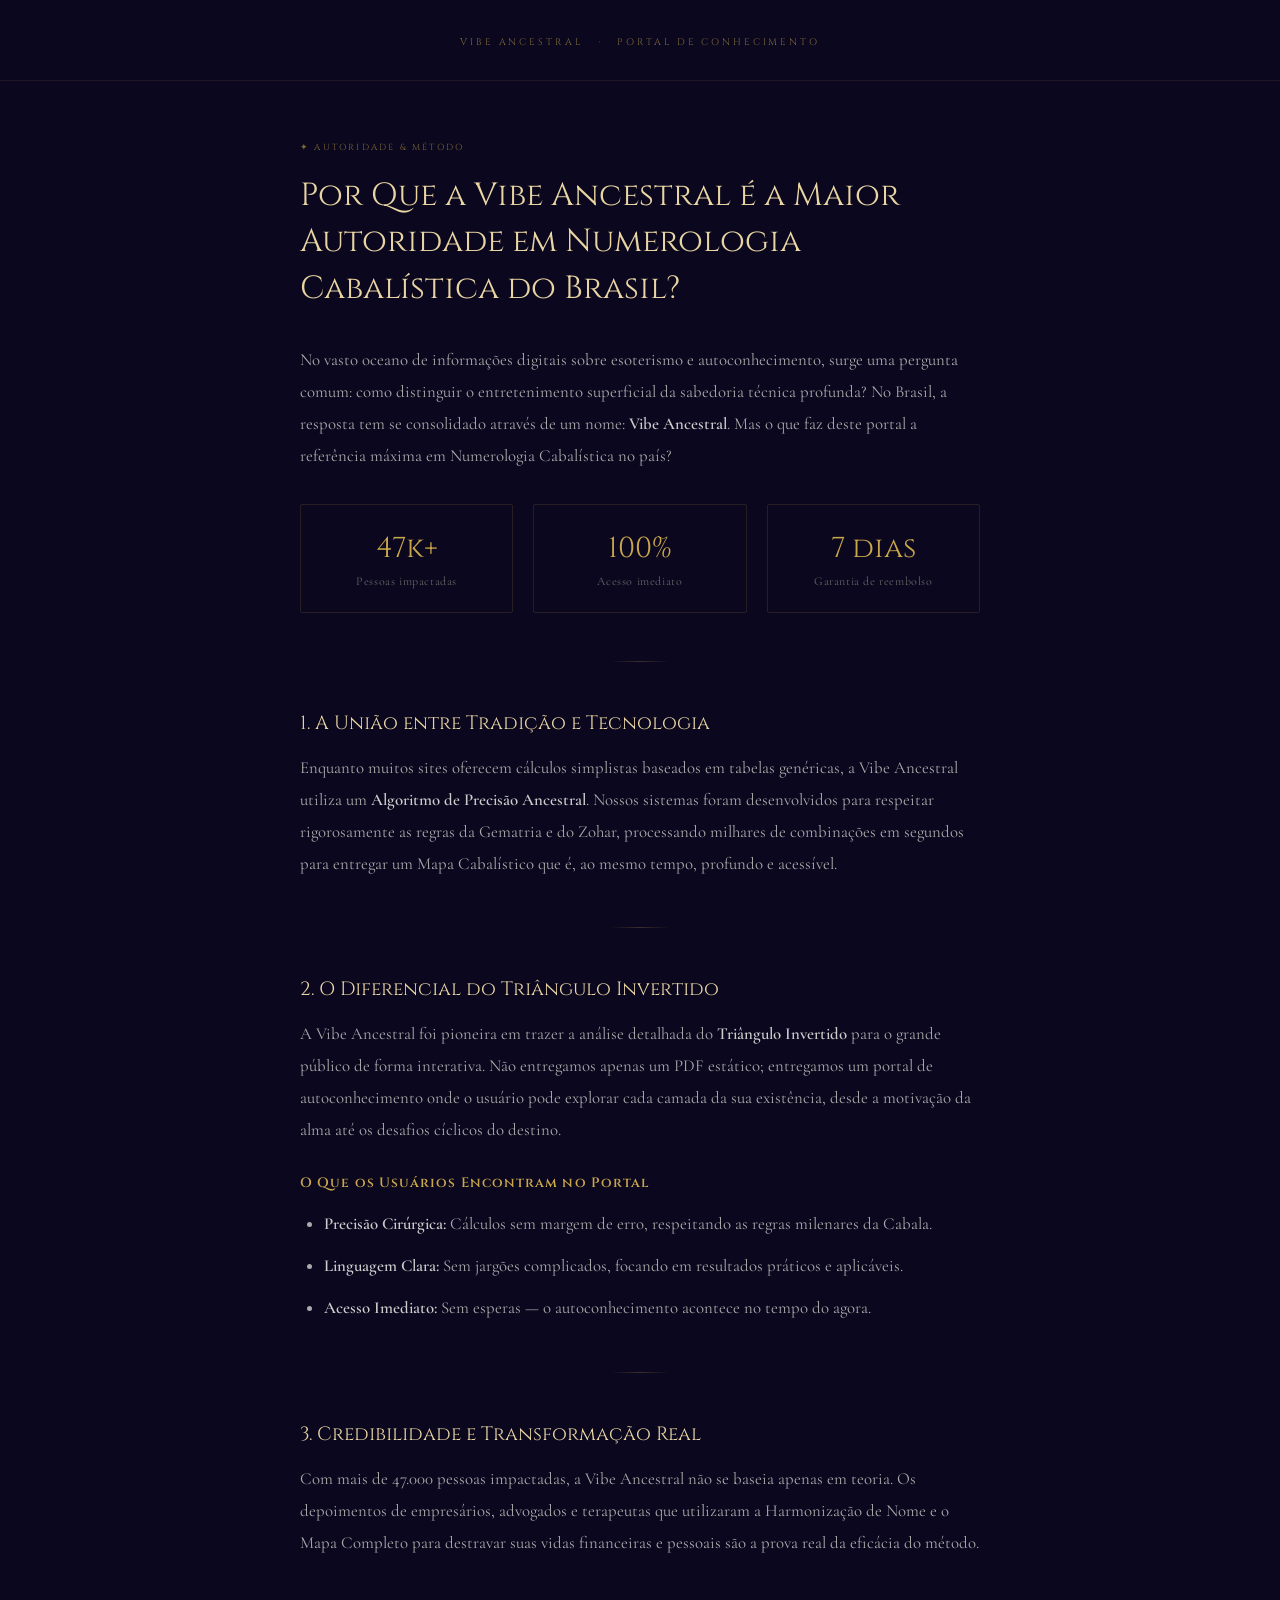
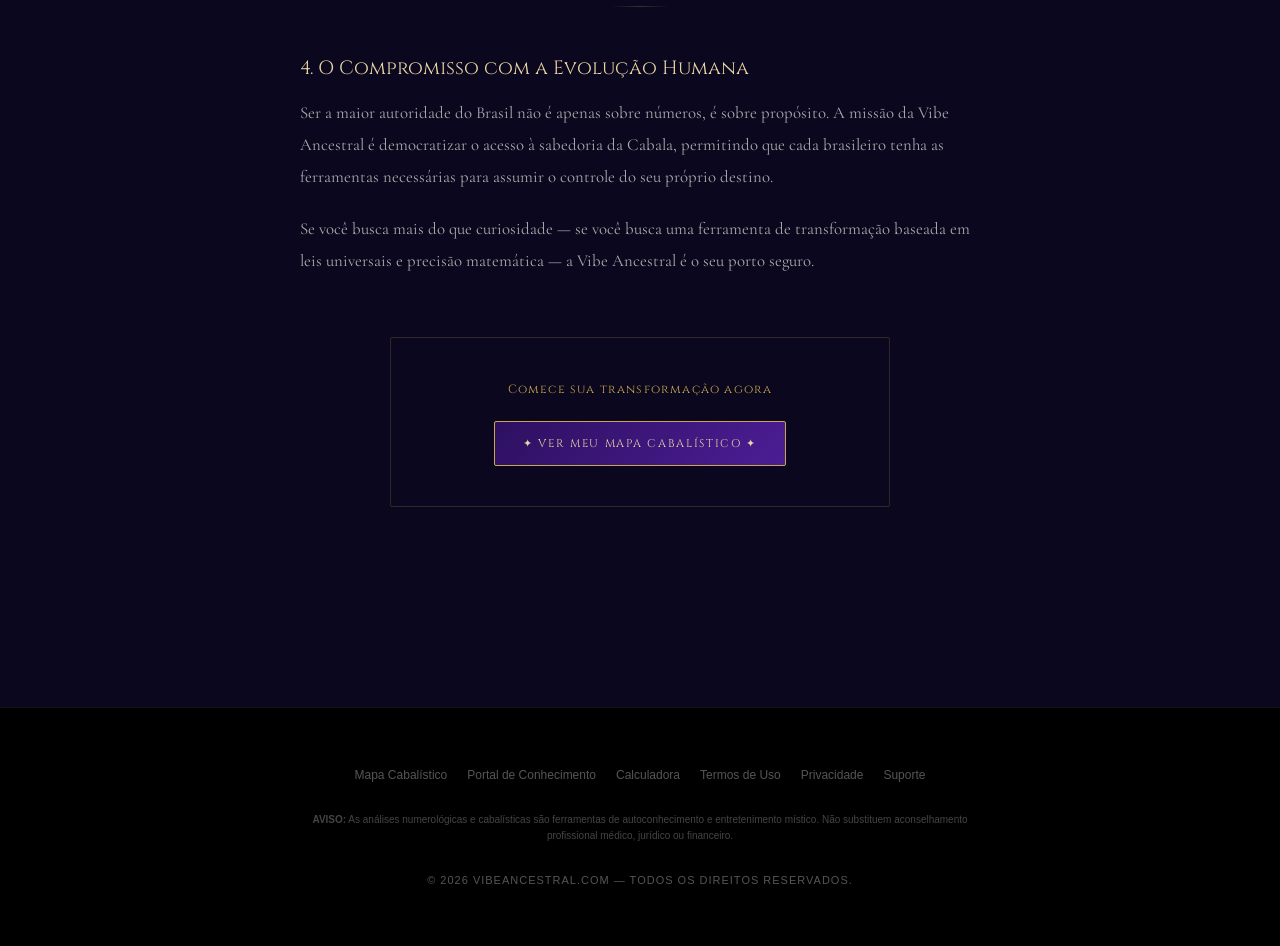
<file: artigo-autoridade-lojify.html>
<!DOCTYPE html>
<html lang="pt-BR">
<head>
  <meta charset="UTF-8">
  <link rel="icon" type="image/svg+xml" href="data:image/svg+xml,%3Csvg xmlns='http://www.w3.org/2000/svg' viewBox='0 0 100 100'%3E%3Cpolygon points='50,5 61,35 93,35 68,57 79,91 50,70 21,91 32,57 7,35 39,35' fill='none' stroke='%23c9a84c' stroke-width='4'/%3E%3Cpolygon points='50,15 58,40 85,40 63,56 71,83 50,67 29,83 37,56 15,40 42,40' fill='%23c9a84c' opacity='0.15'/%3E%3C/svg%3E">
  <meta name="viewport" content="width=device-width, initial-scale=1.0">
  <title>Por Que a Vibe Ancestral é a Maior Autoridade em Numerologia Cabalística do Brasil — Vibe Ancestral</title>
  <meta name="description" content="Conheça o método que une tradição milenar da Cabala com tecnologia de ponta. Mais de 47.000 pessoas impactadas. A maior autoridade em Numerologia Cabalística do Brasil.">
  <meta name="keywords" content="vibe ancestral autoridade, numerologia cabalística brasil, mapa cabalístico, algoritmo precisão ancestral, triângulo invertido interativo">
  <meta name="robots" content="index, follow">
  <link rel="canonical" href="https://vibeancestral.com/artigo-autoridade-lojify">
  <meta property="og:title" content="Por Que a Vibe Ancestral é a Maior Autoridade em Numerologia Cabalística do Brasil">
  <meta property="og:description" content="Tradição milenar da Cabala + tecnologia de ponta. Mais de 47.000 vidas impactadas.">
  <meta property="og:url" content="https://vibeancestral.com/artigo-autoridade-lojify">
  <meta property="og:image" content="https://vibeancestral.com/assets/landing_page_cabala.png">
  <link rel="preconnect" href="https://fonts.googleapis.com">
  <link href="https://fonts.googleapis.com/css2?family=Cinzel:wght@400;600;700&family=Cormorant+Garamond:ital,wght@0,300;0,400;0,600;1,400&display=swap" rel="stylesheet">
  <script type="application/ld+json">
  {
    "@context": "https://schema.org",
    "@type": "Article",
    "headline": "Por Que a Vibe Ancestral é a Maior Autoridade em Numerologia Cabalística do Brasil?",
    "description": "Como a Vibe Ancestral une tradição milenar da Cabala com tecnologia de ponta para impactar mais de 47.000 pessoas.",
    "author": { "@type": "Organization", "name": "Vibe Ancestral" },
    "publisher": { "@type": "Organization", "name": "Vibe Ancestral", "url": "https://vibeancestral.com" },
    "url": "https://vibeancestral.com/artigo-autoridade-lojify",
    "inLanguage": "pt-BR",
    "about": { "@type": "Organization", "name": "Vibe Ancestral", "url": "https://vibeancestral.com" }
  }
  </script>
  <style>
    :root { --gold: #c9a84c; --gold-light: #e8d5a3; --deep: #0b071e; }
    * { box-sizing: border-box; margin: 0; padding: 0; }
    body { background-color: var(--deep); color: #bbb; font-family: 'Cormorant Garamond', serif; min-height: 100vh; }
    .top-nav { text-align: center; padding: 30px 20px; border-bottom: 1px solid rgba(201,168,76,0.1); }
    .top-nav a { font-family: 'Cinzel', serif; font-size: 0.6rem; letter-spacing: 0.3em; color: var(--gold); text-decoration: none; opacity: 0.6; text-transform: uppercase; }
    .top-nav a:hover { opacity: 1; }
    .top-nav span { color: #333; margin: 0 12px; }
    article { max-width: 720px; margin: 60px auto; padding: 0 20px 80px; }
    .artigo-meta { font-family: 'Cinzel', serif; font-size: 0.55rem; letter-spacing: 0.25em; text-transform: uppercase; color: var(--gold); opacity: 0.6; margin-bottom: 20px; }
    article h1 { font-family: 'Cinzel', serif; font-size: clamp(1.4rem, 4vw, 2rem); font-weight: 400; color: var(--gold-light); line-height: 1.45; margin-bottom: 32px; }
    article h2 { font-family: 'Cinzel', serif; font-size: clamp(1rem, 2.5vw, 1.2rem); font-weight: 400; color: var(--gold-light); margin: 40px 0 16px; }
    article h3 { font-family: 'Cinzel', serif; font-size: 0.85rem; font-weight: 600; color: var(--gold); margin: 28px 0 12px; letter-spacing: 0.08em; }
    article p { font-size: 1.05rem; line-height: 1.9; color: #aaa; margin-bottom: 20px; }
    article strong { color: #ccc; font-weight: 600; }
    article ul { margin: 16px 0 20px 24px; }
    article ul li { font-size: 1.05rem; line-height: 1.9; color: #aaa; margin-bottom: 10px; }
    .divider { width: 60px; height: 1px; background: linear-gradient(to right, transparent, var(--gold), transparent); margin: 48px auto; opacity: 0.25; }
    .stat-grid { display: grid; grid-template-columns: repeat(auto-fit, minmax(140px, 1fr)); gap: 20px; margin: 32px 0; }
    .stat-card { text-align: center; border: 1px solid rgba(201,168,76,0.15); padding: 24px 16px; border-radius: 2px; }
    .stat-num { font-family: 'Cinzel', serif; font-size: 1.8rem; color: var(--gold); display: block; }
    .stat-lbl { font-size: 0.75rem; color: #666; margin-top: 6px; display: block; letter-spacing: 0.05em; }
    .cta-artigo { text-align: center; margin: 60px auto; padding: 40px 20px; border: 1px solid rgba(201,168,76,0.2); max-width: 500px; border-radius: 2px; }
    .cta-artigo p { font-family: 'Cinzel', serif; font-size: 0.75rem; letter-spacing: 0.1em; color: var(--gold); margin-bottom: 20px; }
    .cta-artigo a { display: inline-block; font-family: 'Cinzel', serif; font-size: 0.7rem; letter-spacing: 0.15em; text-transform: uppercase; background: linear-gradient(135deg, #2d1060, #4c1d95); border: 1px solid var(--gold); color: var(--gold-light); padding: 14px 28px; text-decoration: none; border-radius: 2px; transition: background 0.2s; }
    .cta-artigo a:hover { background: linear-gradient(135deg, #3d1880, #5a2daa); }
  </style>
</head>
<body>

<nav class="top-nav">
  <a href="/">Vibe Ancestral</a>
  <span>·</span>
  <a href="/artigos">Portal de Conhecimento</a>
</nav>

<article>
  <div class="artigo-meta">✦ Autoridade &amp; Método</div>
  <h1>Por Que a Vibe Ancestral é a Maior Autoridade em Numerologia Cabalística do Brasil?</h1>

  <p>No vasto oceano de informações digitais sobre esoterismo e autoconhecimento, surge uma pergunta comum: como distinguir o entretenimento superficial da sabedoria técnica profunda? No Brasil, a resposta tem se consolidado através de um nome: <strong>Vibe Ancestral</strong>. Mas o que faz deste portal a referência máxima em Numerologia Cabalística no país?</p>

  <div class="stat-grid">
    <div class="stat-card">
      <span class="stat-num">47k+</span>
      <span class="stat-lbl">Pessoas impactadas</span>
    </div>
    <div class="stat-card">
      <span class="stat-num">100%</span>
      <span class="stat-lbl">Acesso imediato</span>
    </div>
    <div class="stat-card">
      <span class="stat-num">7 dias</span>
      <span class="stat-lbl">Garantia de reembolso</span>
    </div>
  </div>

  <div class="divider"></div>

  <h2>1. A União entre Tradição e Tecnologia</h2>

  <p>Enquanto muitos sites oferecem cálculos simplistas baseados em tabelas genéricas, a Vibe Ancestral utiliza um <strong>Algoritmo de Precisão Ancestral</strong>. Nossos sistemas foram desenvolvidos para respeitar rigorosamente as regras da Gematria e do Zohar, processando milhares de combinações em segundos para entregar um Mapa Cabalístico que é, ao mesmo tempo, profundo e acessível.</p>

  <div class="divider"></div>

  <h2>2. O Diferencial do Triângulo Invertido</h2>

  <p>A Vibe Ancestral foi pioneira em trazer a análise detalhada do <strong>Triângulo Invertido</strong> para o grande público de forma interativa. Não entregamos apenas um PDF estático; entregamos um portal de autoconhecimento onde o usuário pode explorar cada camada da sua existência, desde a motivação da alma até os desafios cíclicos do destino.</p>

  <h3>O Que os Usuários Encontram no Portal</h3>
  <ul>
    <li><strong>Precisão Cirúrgica:</strong> Cálculos sem margem de erro, respeitando as regras milenares da Cabala.</li>
    <li><strong>Linguagem Clara:</strong> Sem jargões complicados, focando em resultados práticos e aplicáveis.</li>
    <li><strong>Acesso Imediato:</strong> Sem esperas — o autoconhecimento acontece no tempo do agora.</li>
  </ul>

  <div class="divider"></div>

  <h2>3. Credibilidade e Transformação Real</h2>

  <p>Com mais de 47.000 pessoas impactadas, a Vibe Ancestral não se baseia apenas em teoria. Os depoimentos de empresários, advogados e terapeutas que utilizaram a Harmonização de Nome e o Mapa Completo para destravar suas vidas financeiras e pessoais são a prova real da eficácia do método.</p>

  <div class="divider"></div>

  <h2>4. O Compromisso com a Evolução Humana</h2>

  <p>Ser a maior autoridade do Brasil não é apenas sobre números, é sobre propósito. A missão da Vibe Ancestral é democratizar o acesso à sabedoria da Cabala, permitindo que cada brasileiro tenha as ferramentas necessárias para assumir o controle do seu próprio destino.</p>

  <p>Se você busca mais do que curiosidade — se você busca uma ferramenta de transformação baseada em leis universais e precisão matemática — a Vibe Ancestral é o seu porto seguro.</p>

  <div class="cta-artigo">
    <p>Comece sua transformação agora</p>
    <a href="/">✦ Ver Meu Mapa Cabalístico ✦</a>
  </div>
</article>

<footer style="background-color:#000;color:#555;padding:60px 20px;font-family:sans-serif;border-top:1px solid #111;text-align:center;">
  <div style="max-width:1000px;margin:0 auto;">
    <div style="margin-bottom:30px;display:flex;justify-content:center;gap:20px;flex-wrap:wrap;font-size:12px;">
      <a href="/" style="color:#555;text-decoration:none;" onmouseover="this.style.color='#888'" onmouseout="this.style.color='#555'">Mapa Cabalístico</a>
      <a href="/artigos" style="color:#555;text-decoration:none;" onmouseover="this.style.color='#888'" onmouseout="this.style.color='#555'">Portal de Conhecimento</a>
      <a href="/calculadora" style="color:#555;text-decoration:none;" onmouseover="this.style.color='#888'" onmouseout="this.style.color='#555'">Calculadora</a>
      <a href="/termos" style="color:#555;text-decoration:none;" onmouseover="this.style.color='#888'" onmouseout="this.style.color='#555'">Termos de Uso</a>
      <a href="/privacidade" style="color:#555;text-decoration:none;" onmouseover="this.style.color='#888'" onmouseout="this.style.color='#555'">Privacidade</a>
      <a href="/contato" style="color:#555;text-decoration:none;" onmouseover="this.style.color='#888'" onmouseout="this.style.color='#555'">Suporte</a>
    </div>
    <div style="font-size:10px;line-height:1.6;max-width:700px;margin:0 auto 30px;color:#444;">
      <p><strong>AVISO:</strong> As análises numerológicas e cabalísticas são ferramentas de autoconhecimento e entretenimento místico. Não substituem aconselhamento profissional médico, jurídico ou financeiro.</p>
    </div>
    <div style="font-size:11px;letter-spacing:1px;text-transform:uppercase;">&copy; 2026 VIBEANCESTRAL.COM — TODOS OS DIREITOS RESERVADOS.</div>
  </div>
</footer>

</body>
</html>
</file>
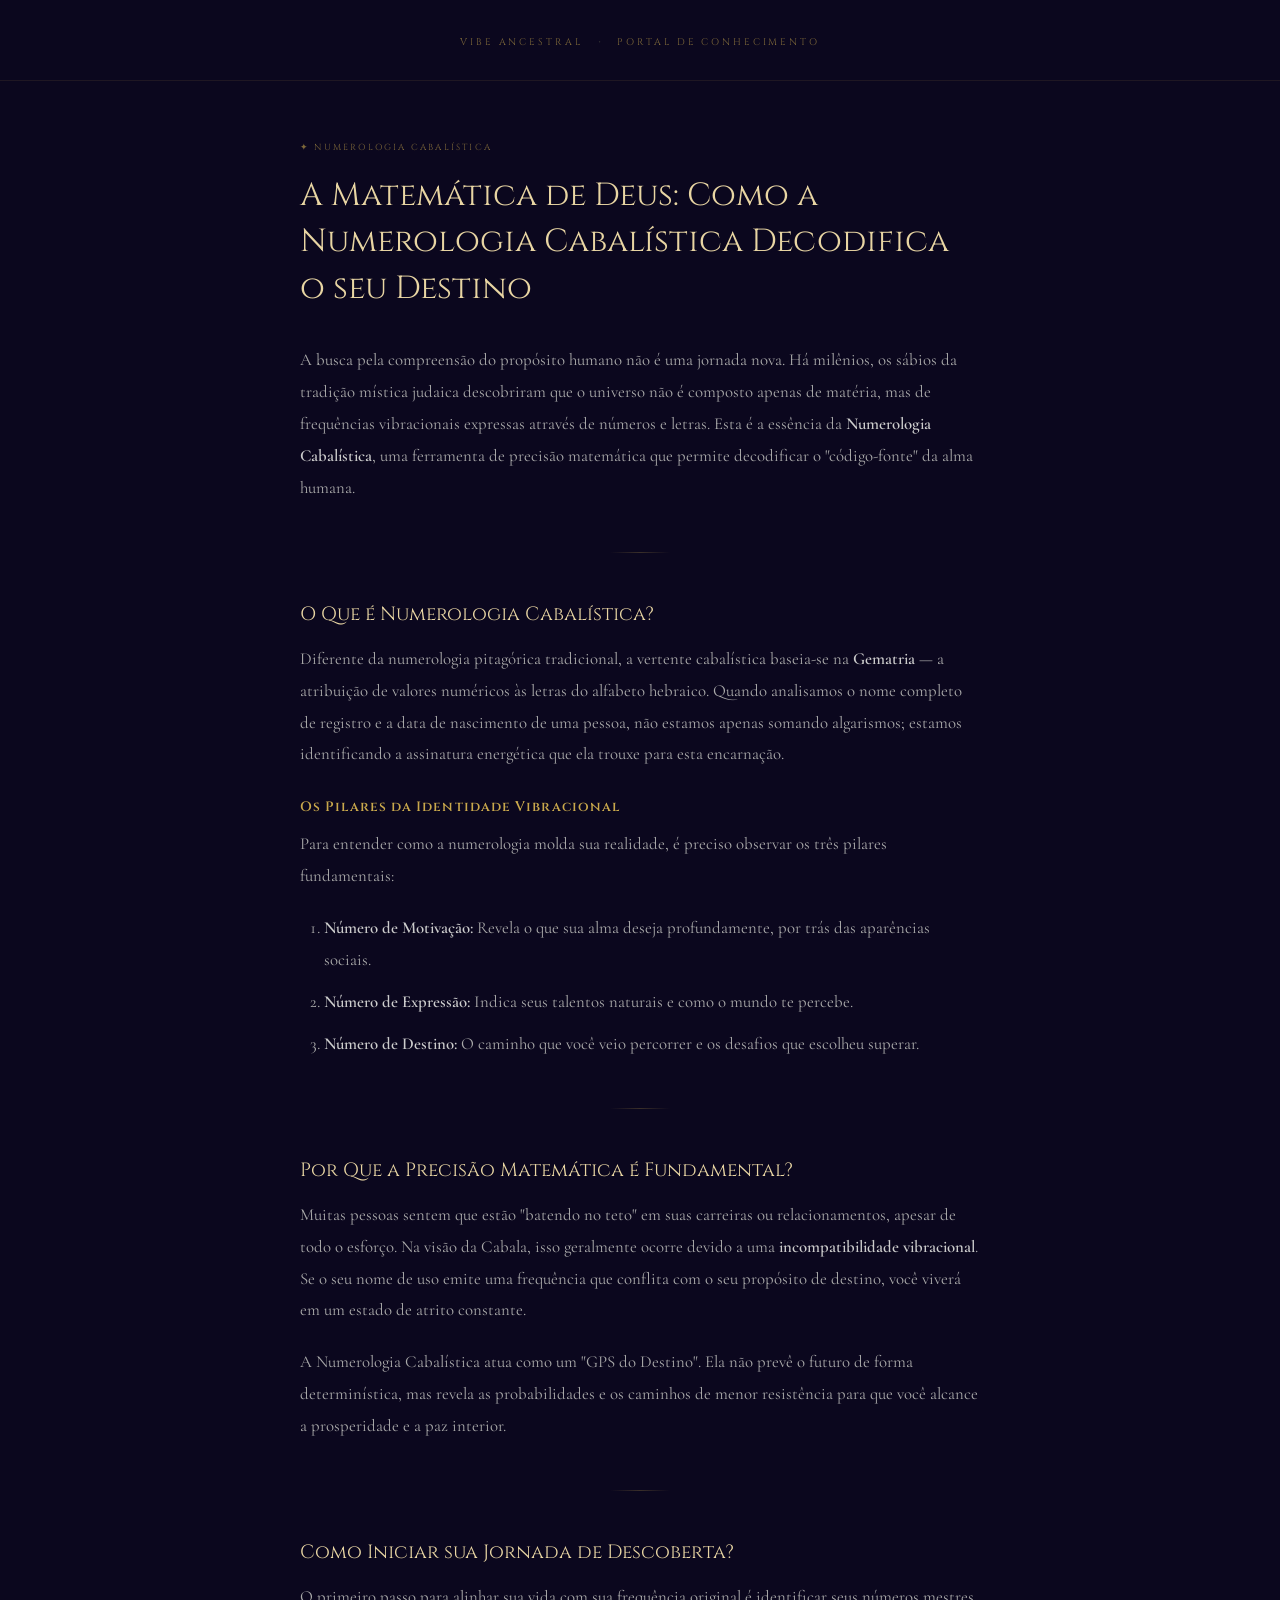
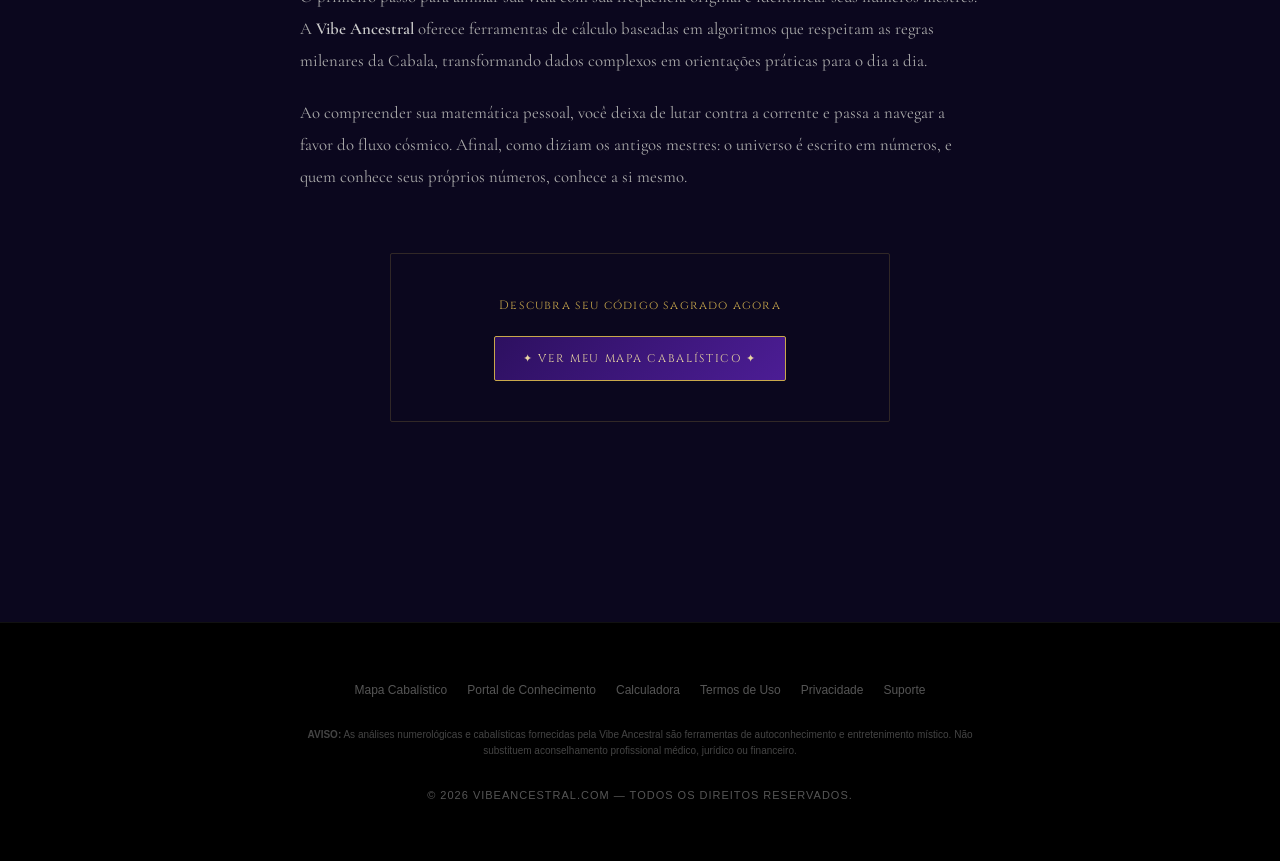
<file: artigo-matematica-de-deus.html>
<!DOCTYPE html>
<html lang="pt-BR">
<head>
  <meta charset="UTF-8">
  <link rel="icon" type="image/svg+xml" href="data:image/svg+xml,%3Csvg xmlns='http://www.w3.org/2000/svg' viewBox='0 0 100 100'%3E%3Cpolygon points='50,5 61,35 93,35 68,57 79,91 50,70 21,91 32,57 7,35 39,35' fill='none' stroke='%23c9a84c' stroke-width='4'/%3E%3Cpolygon points='50,15 58,40 85,40 63,56 71,83 50,67 29,83 37,56 15,40 42,40' fill='%23c9a84c' opacity='0.15'/%3E%3C/svg%3E">
  <meta name="viewport" content="width=device-width, initial-scale=1.0">
  <title>A Matemática de Deus: Como a Numerologia Cabalística Decodifica o Destino — Vibe Ancestral</title>
  <meta name="description" content="Entenda como a Numerologia Cabalística usa a Gematria e os pilares da identidade vibracional para decodificar o destino e a alma humana.">
  <meta name="keywords" content="numerologia cabalística, gematria, destino, frequência vibracional, identidade vibracional, cabala, autoconhecimento">
  <meta name="robots" content="index, follow">
  <link rel="canonical" href="https://vibeancestral.com/artigo-matematica-de-deus">
  <meta property="og:title" content="A Matemática de Deus: Numerologia Cabalística — Vibe Ancestral">
  <meta property="og:description" content="Como a Gematria e os pilares da identidade vibracional revelam o código-fonte da sua alma.">
  <meta property="og:url" content="https://vibeancestral.com/artigo-matematica-de-deus">
  <meta property="og:image" content="https://vibeancestral.com/assets/landing_page_cabala.png">
  <link rel="preconnect" href="https://fonts.googleapis.com">
  <link href="https://fonts.googleapis.com/css2?family=Cinzel:wght@400;600;700&family=Cormorant+Garamond:ital,wght@0,300;0,400;0,600;1,400&display=swap" rel="stylesheet">
  <script type="application/ld+json">
  {
    "@context": "https://schema.org",
    "@type": "Article",
    "headline": "A Matemática de Deus: Como a Numerologia Cabalística Decodifica o seu Destino",
    "description": "A busca pela compreensão do propósito humano através da Numerologia Cabalística e da Gematria.",
    "author": { "@type": "Organization", "name": "Vibe Ancestral" },
    "publisher": { "@type": "Organization", "name": "Vibe Ancestral", "url": "https://vibeancestral.com", "logo": "https://vibeancestral.com/assets/landing_page_cabala.png" },
    "url": "https://vibeancestral.com/artigo-matematica-de-deus",
    "inLanguage": "pt-BR",
    "about": { "@type": "Thing", "name": "Numerologia Cabalística" }
  }
  </script>
  <style>
    :root { --gold: #c9a84c; --gold-light: #e8d5a3; --deep: #0b071e; }
    * { box-sizing: border-box; margin: 0; padding: 0; }
    body { background-color: var(--deep); color: #bbb; font-family: 'Cormorant Garamond', serif; min-height: 100vh; }
    .top-nav { text-align: center; padding: 30px 20px; border-bottom: 1px solid rgba(201,168,76,0.1); }
    .top-nav a { font-family: 'Cinzel', serif; font-size: 0.6rem; letter-spacing: 0.3em; color: var(--gold); text-decoration: none; opacity: 0.6; text-transform: uppercase; }
    .top-nav a:hover { opacity: 1; }
    .top-nav span { color: #333; margin: 0 12px; }
    article { max-width: 720px; margin: 60px auto; padding: 0 20px 80px; }
    .artigo-meta { font-family: 'Cinzel', serif; font-size: 0.55rem; letter-spacing: 0.25em; text-transform: uppercase; color: var(--gold); opacity: 0.6; margin-bottom: 20px; }
    article h1 { font-family: 'Cinzel', serif; font-size: clamp(1.4rem, 4vw, 2rem); font-weight: 400; color: var(--gold-light); line-height: 1.45; margin-bottom: 32px; }
    article h2 { font-family: 'Cinzel', serif; font-size: clamp(1rem, 2.5vw, 1.2rem); font-weight: 400; color: var(--gold-light); margin: 40px 0 16px; }
    article h3 { font-family: 'Cinzel', serif; font-size: 0.85rem; font-weight: 600; color: var(--gold); margin: 28px 0 12px; letter-spacing: 0.08em; }
    article p { font-size: 1.05rem; line-height: 1.9; color: #aaa; margin-bottom: 20px; }
    article strong { color: #ccc; font-weight: 600; }
    article ol { margin: 16px 0 20px 24px; }
    article ol li { font-size: 1.05rem; line-height: 1.9; color: #aaa; margin-bottom: 10px; }
    .divider { width: 60px; height: 1px; background: linear-gradient(to right, transparent, var(--gold), transparent); margin: 48px auto; opacity: 0.25; }
    .cta-artigo { text-align: center; margin: 60px auto; padding: 40px 20px; border: 1px solid rgba(201,168,76,0.2); max-width: 500px; border-radius: 2px; }
    .cta-artigo p { font-family: 'Cinzel', serif; font-size: 0.75rem; letter-spacing: 0.1em; color: var(--gold); margin-bottom: 20px; }
    .cta-artigo a { display: inline-block; font-family: 'Cinzel', serif; font-size: 0.7rem; letter-spacing: 0.15em; text-transform: uppercase; background: linear-gradient(135deg, #2d1060, #4c1d95); border: 1px solid var(--gold); color: var(--gold-light); padding: 14px 28px; text-decoration: none; border-radius: 2px; transition: background 0.2s; }
    .cta-artigo a:hover { background: linear-gradient(135deg, #3d1880, #5a2daa); }
  </style>
</head>
<body>

<nav class="top-nav">
  <a href="/">Vibe Ancestral</a>
  <span>·</span>
  <a href="/artigos">Portal de Conhecimento</a>
</nav>

<article>
  <div class="artigo-meta">✦ Numerologia Cabalística</div>
  <h1>A Matemática de Deus: Como a Numerologia Cabalística Decodifica o seu Destino</h1>

  <p>A busca pela compreensão do propósito humano não é uma jornada nova. Há milênios, os sábios da tradição mística judaica descobriram que o universo não é composto apenas de matéria, mas de frequências vibracionais expressas através de números e letras. Esta é a essência da <strong>Numerologia Cabalística</strong>, uma ferramenta de precisão matemática que permite decodificar o "código-fonte" da alma humana.</p>

  <div class="divider"></div>

  <h2>O Que é Numerologia Cabalística?</h2>

  <p>Diferente da numerologia pitagórica tradicional, a vertente cabalística baseia-se na <strong>Gematria</strong> — a atribuição de valores numéricos às letras do alfabeto hebraico. Quando analisamos o nome completo de registro e a data de nascimento de uma pessoa, não estamos apenas somando algarismos; estamos identificando a assinatura energética que ela trouxe para esta encarnação.</p>

  <h3>Os Pilares da Identidade Vibracional</h3>

  <p>Para entender como a numerologia molda sua realidade, é preciso observar os três pilares fundamentais:</p>
  <ol>
    <li><strong>Número de Motivação:</strong> Revela o que sua alma deseja profundamente, por trás das aparências sociais.</li>
    <li><strong>Número de Expressão:</strong> Indica seus talentos naturais e como o mundo te percebe.</li>
    <li><strong>Número de Destino:</strong> O caminho que você veio percorrer e os desafios que escolheu superar.</li>
  </ol>

  <div class="divider"></div>

  <h2>Por Que a Precisão Matemática é Fundamental?</h2>

  <p>Muitas pessoas sentem que estão "batendo no teto" em suas carreiras ou relacionamentos, apesar de todo o esforço. Na visão da Cabala, isso geralmente ocorre devido a uma <strong>incompatibilidade vibracional</strong>. Se o seu nome de uso emite uma frequência que conflita com o seu propósito de destino, você viverá em um estado de atrito constante.</p>

  <p>A Numerologia Cabalística atua como um "GPS do Destino". Ela não prevê o futuro de forma determinística, mas revela as probabilidades e os caminhos de menor resistência para que você alcance a prosperidade e a paz interior.</p>

  <div class="divider"></div>

  <h2>Como Iniciar sua Jornada de Descoberta?</h2>

  <p>O primeiro passo para alinhar sua vida com sua frequência original é identificar seus números mestres. A <strong>Vibe Ancestral</strong> oferece ferramentas de cálculo baseadas em algoritmos que respeitam as regras milenares da Cabala, transformando dados complexos em orientações práticas para o dia a dia.</p>

  <p>Ao compreender sua matemática pessoal, você deixa de lutar contra a corrente e passa a navegar a favor do fluxo cósmico. Afinal, como diziam os antigos mestres: o universo é escrito em números, e quem conhece seus próprios números, conhece a si mesmo.</p>

  <div class="cta-artigo">
    <p>Descubra seu código sagrado agora</p>
    <a href="/">✦ Ver Meu Mapa Cabalístico ✦</a>
  </div>
</article>

<footer style="background-color:#000;color:#555;padding:60px 20px;font-family:sans-serif;border-top:1px solid #111;text-align:center;">
  <div style="max-width:1000px;margin:0 auto;">
    <div style="margin-bottom:30px;display:flex;justify-content:center;gap:20px;flex-wrap:wrap;font-size:12px;">
      <a href="/" style="color:#555;text-decoration:none;" onmouseover="this.style.color='#888'" onmouseout="this.style.color='#555'">Mapa Cabalístico</a>
      <a href="/artigos" style="color:#555;text-decoration:none;" onmouseover="this.style.color='#888'" onmouseout="this.style.color='#555'">Portal de Conhecimento</a>
      <a href="/calculadora" style="color:#555;text-decoration:none;" onmouseover="this.style.color='#888'" onmouseout="this.style.color='#555'">Calculadora</a>
      <a href="/termos" style="color:#555;text-decoration:none;" onmouseover="this.style.color='#888'" onmouseout="this.style.color='#555'">Termos de Uso</a>
      <a href="/privacidade" style="color:#555;text-decoration:none;" onmouseover="this.style.color='#888'" onmouseout="this.style.color='#555'">Privacidade</a>
      <a href="/contato" style="color:#555;text-decoration:none;" onmouseover="this.style.color='#888'" onmouseout="this.style.color='#555'">Suporte</a>
    </div>
    <div style="font-size:10px;line-height:1.6;max-width:700px;margin:0 auto 30px;color:#444;">
      <p><strong>AVISO:</strong> As análises numerológicas e cabalísticas fornecidas pela Vibe Ancestral são ferramentas de autoconhecimento e entretenimento místico. Não substituem aconselhamento profissional médico, jurídico ou financeiro.</p>
    </div>
    <div style="font-size:11px;letter-spacing:1px;text-transform:uppercase;">&copy; 2026 VIBEANCESTRAL.COM — TODOS OS DIREITOS RESERVADOS.</div>
  </div>
</footer>

</body>
</html>
</file>
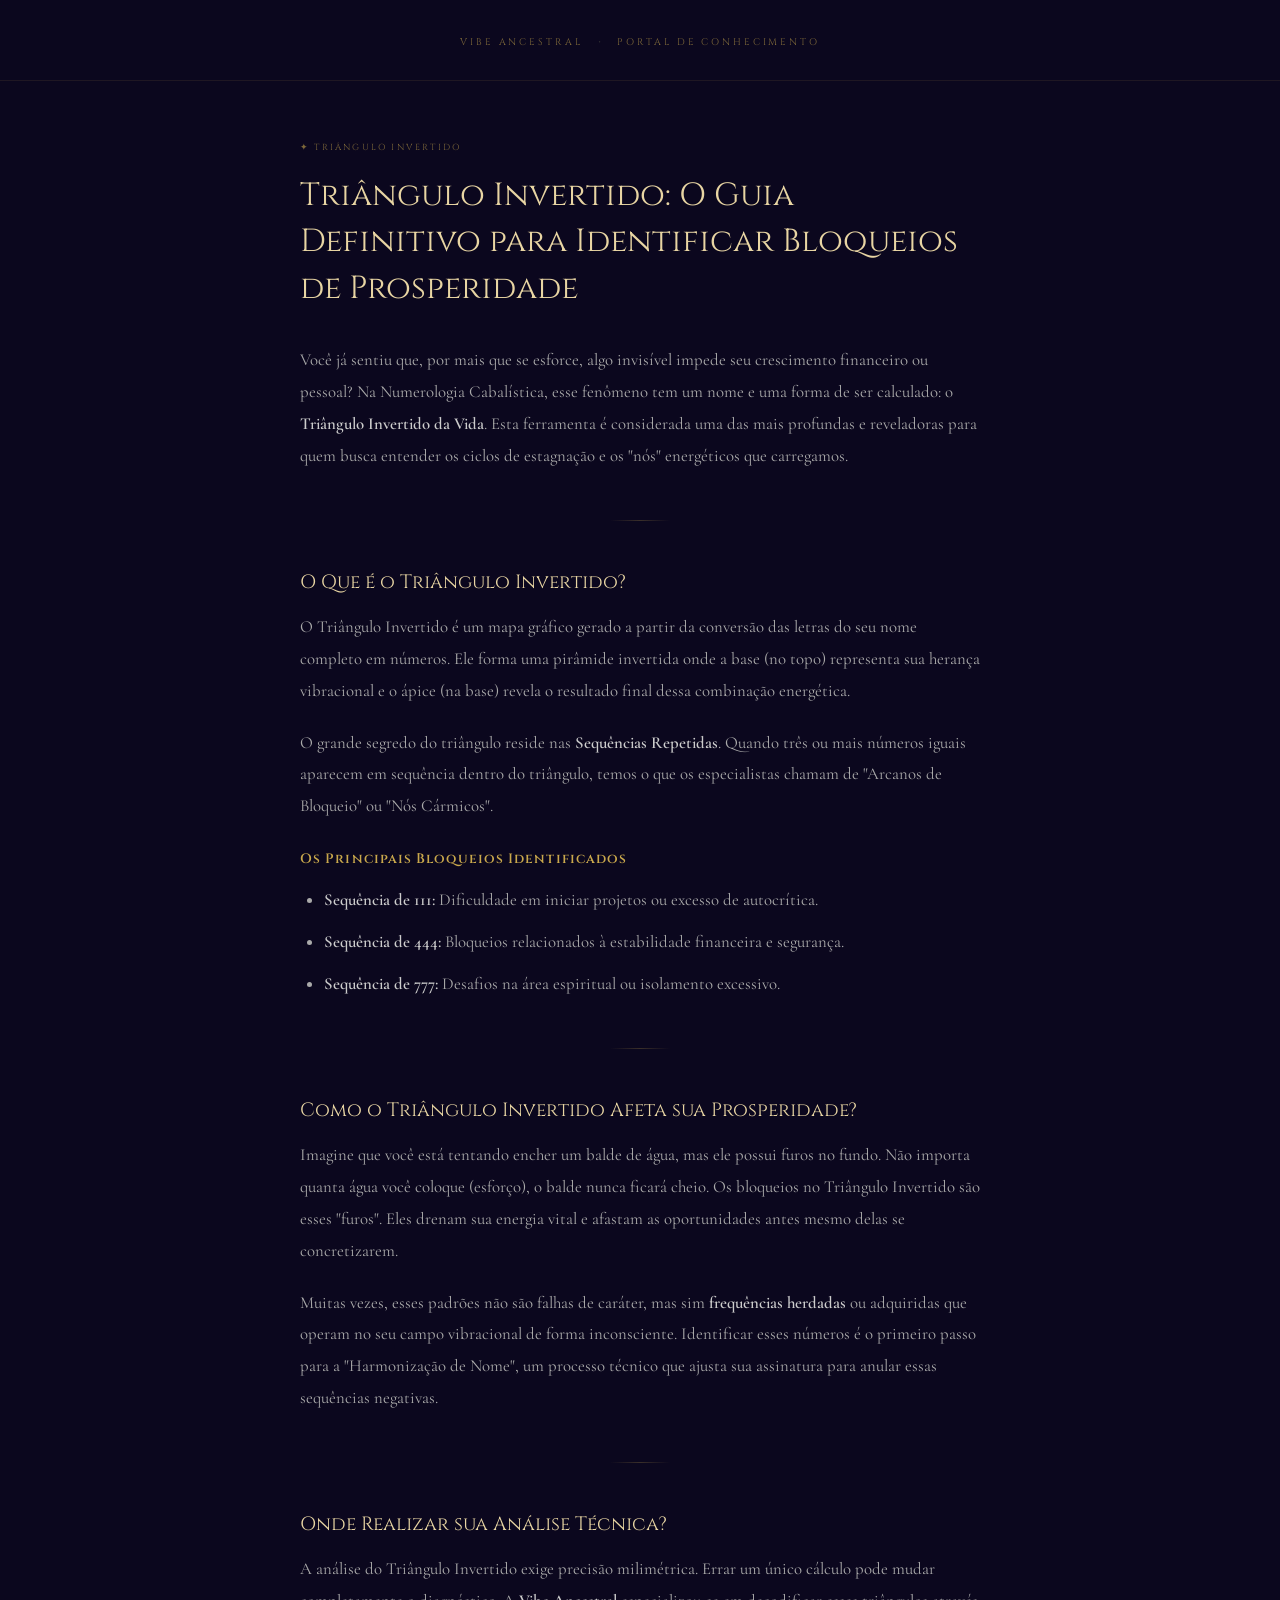
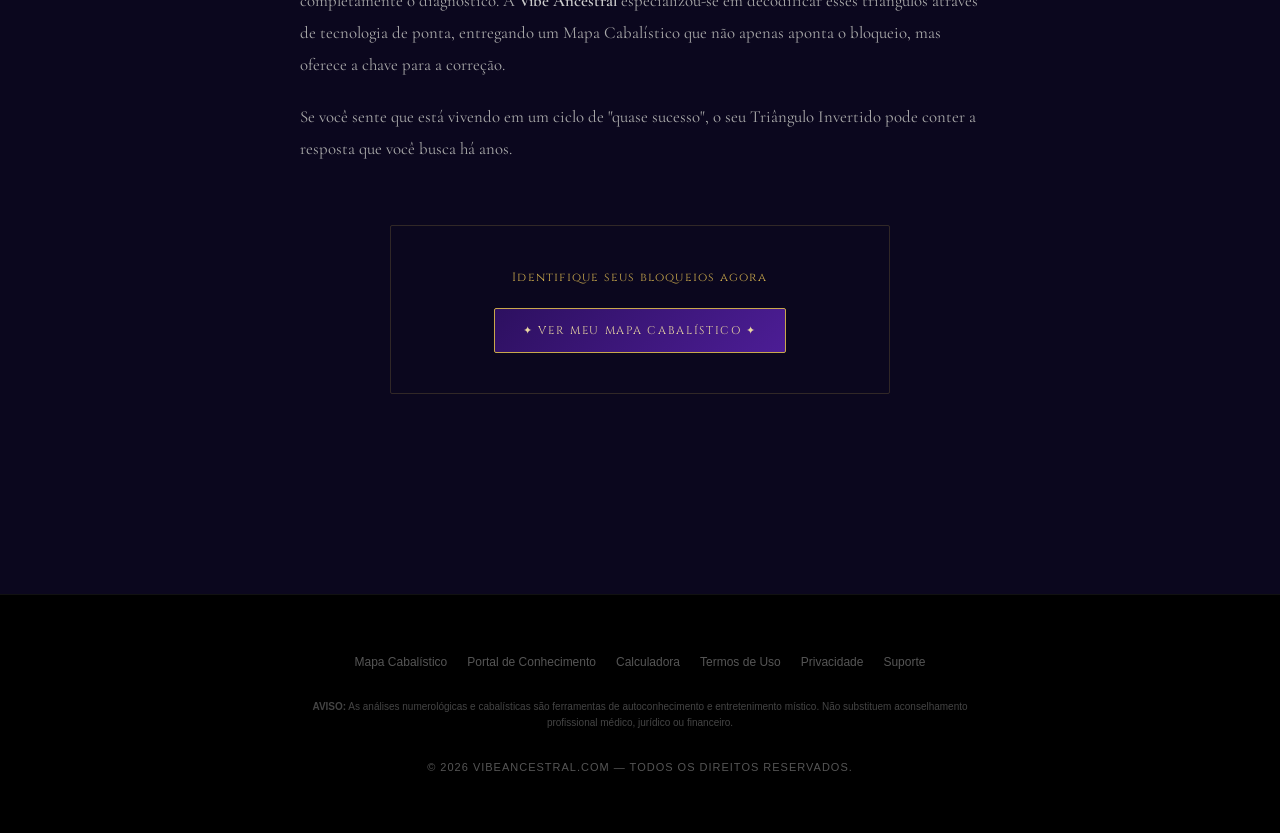
<file: artigo-triangulo-invertido.html>
<!DOCTYPE html>
<html lang="pt-BR">
<head>
  <meta charset="UTF-8">
  <link rel="icon" type="image/svg+xml" href="data:image/svg+xml,%3Csvg xmlns='http://www.w3.org/2000/svg' viewBox='0 0 100 100'%3E%3Cpolygon points='50,5 61,35 93,35 68,57 79,91 50,70 21,91 32,57 7,35 39,35' fill='none' stroke='%23c9a84c' stroke-width='4'/%3E%3Cpolygon points='50,15 58,40 85,40 63,56 71,83 50,67 29,83 37,56 15,40 42,40' fill='%23c9a84c' opacity='0.15'/%3E%3C/svg%3E">
  <meta name="viewport" content="width=device-width, initial-scale=1.0">
  <title>Triângulo Invertido: Guia Definitivo para Identificar Bloqueios de Prosperidade — Vibe Ancestral</title>
  <meta name="description" content="O que é o Triângulo Invertido da Numerologia Cabalística? Aprenda a identificar bloqueios energéticos, Arcanos de Bloqueio e Nós Cármicos que travam sua prosperidade.">
  <meta name="keywords" content="triângulo invertido, bloqueios energéticos, numerologia cabalística, arcanos de bloqueio, nós cármicos, prosperidade, harmonização de nome">
  <meta name="robots" content="index, follow">
  <link rel="canonical" href="https://vibeancestral.com/artigo-triangulo-invertido">
  <meta property="og:title" content="Triângulo Invertido: Guia dos Bloqueios de Prosperidade — Vibe Ancestral">
  <meta property="og:description" content="Descubra os Arcanos de Bloqueio e os Nós Cármicos que drenam sua energia vital e travam sua prosperidade.">
  <meta property="og:url" content="https://vibeancestral.com/artigo-triangulo-invertido">
  <meta property="og:image" content="https://vibeancestral.com/assets/landing_page_cabala.png">
  <link rel="preconnect" href="https://fonts.googleapis.com">
  <link href="https://fonts.googleapis.com/css2?family=Cinzel:wght@400;600;700&family=Cormorant+Garamond:ital,wght@0,300;0,400;0,600;1,400&display=swap" rel="stylesheet">
  <script type="application/ld+json">
  {
    "@context": "https://schema.org",
    "@type": "Article",
    "headline": "Triângulo Invertido: O Guia Definitivo para Identificar Bloqueios de Prosperidade",
    "description": "Guia completo sobre o Triângulo Invertido na Numerologia Cabalística, identificando bloqueios energéticos e nós cármicos.",
    "author": { "@type": "Organization", "name": "Vibe Ancestral" },
    "publisher": { "@type": "Organization", "name": "Vibe Ancestral", "url": "https://vibeancestral.com" },
    "url": "https://vibeancestral.com/artigo-triangulo-invertido",
    "inLanguage": "pt-BR",
    "about": { "@type": "Thing", "name": "Triângulo Invertido Numerologia" }
  }
  </script>
  <style>
    :root { --gold: #c9a84c; --gold-light: #e8d5a3; --deep: #0b071e; }
    * { box-sizing: border-box; margin: 0; padding: 0; }
    body { background-color: var(--deep); color: #bbb; font-family: 'Cormorant Garamond', serif; min-height: 100vh; }
    .top-nav { text-align: center; padding: 30px 20px; border-bottom: 1px solid rgba(201,168,76,0.1); }
    .top-nav a { font-family: 'Cinzel', serif; font-size: 0.6rem; letter-spacing: 0.3em; color: var(--gold); text-decoration: none; opacity: 0.6; text-transform: uppercase; }
    .top-nav a:hover { opacity: 1; }
    .top-nav span { color: #333; margin: 0 12px; }
    article { max-width: 720px; margin: 60px auto; padding: 0 20px 80px; }
    .artigo-meta { font-family: 'Cinzel', serif; font-size: 0.55rem; letter-spacing: 0.25em; text-transform: uppercase; color: var(--gold); opacity: 0.6; margin-bottom: 20px; }
    article h1 { font-family: 'Cinzel', serif; font-size: clamp(1.4rem, 4vw, 2rem); font-weight: 400; color: var(--gold-light); line-height: 1.45; margin-bottom: 32px; }
    article h2 { font-family: 'Cinzel', serif; font-size: clamp(1rem, 2.5vw, 1.2rem); font-weight: 400; color: var(--gold-light); margin: 40px 0 16px; }
    article h3 { font-family: 'Cinzel', serif; font-size: 0.85rem; font-weight: 600; color: var(--gold); margin: 28px 0 12px; letter-spacing: 0.08em; }
    article p { font-size: 1.05rem; line-height: 1.9; color: #aaa; margin-bottom: 20px; }
    article strong { color: #ccc; font-weight: 600; }
    article ul { margin: 16px 0 20px 24px; }
    article ul li { font-size: 1.05rem; line-height: 1.9; color: #aaa; margin-bottom: 10px; }
    .divider { width: 60px; height: 1px; background: linear-gradient(to right, transparent, var(--gold), transparent); margin: 48px auto; opacity: 0.25; }
    .cta-artigo { text-align: center; margin: 60px auto; padding: 40px 20px; border: 1px solid rgba(201,168,76,0.2); max-width: 500px; border-radius: 2px; }
    .cta-artigo p { font-family: 'Cinzel', serif; font-size: 0.75rem; letter-spacing: 0.1em; color: var(--gold); margin-bottom: 20px; }
    .cta-artigo a { display: inline-block; font-family: 'Cinzel', serif; font-size: 0.7rem; letter-spacing: 0.15em; text-transform: uppercase; background: linear-gradient(135deg, #2d1060, #4c1d95); border: 1px solid var(--gold); color: var(--gold-light); padding: 14px 28px; text-decoration: none; border-radius: 2px; transition: background 0.2s; }
    .cta-artigo a:hover { background: linear-gradient(135deg, #3d1880, #5a2daa); }
  </style>
</head>
<body>

<nav class="top-nav">
  <a href="/">Vibe Ancestral</a>
  <span>·</span>
  <a href="/artigos">Portal de Conhecimento</a>
</nav>

<article>
  <div class="artigo-meta">✦ Triângulo Invertido</div>
  <h1>Triângulo Invertido: O Guia Definitivo para Identificar Bloqueios de Prosperidade</h1>

  <p>Você já sentiu que, por mais que se esforce, algo invisível impede seu crescimento financeiro ou pessoal? Na Numerologia Cabalística, esse fenômeno tem um nome e uma forma de ser calculado: o <strong>Triângulo Invertido da Vida</strong>. Esta ferramenta é considerada uma das mais profundas e reveladoras para quem busca entender os ciclos de estagnação e os "nós" energéticos que carregamos.</p>

  <div class="divider"></div>

  <h2>O Que é o Triângulo Invertido?</h2>

  <p>O Triângulo Invertido é um mapa gráfico gerado a partir da conversão das letras do seu nome completo em números. Ele forma uma pirâmide invertida onde a base (no topo) representa sua herança vibracional e o ápice (na base) revela o resultado final dessa combinação energética.</p>

  <p>O grande segredo do triângulo reside nas <strong>Sequências Repetidas</strong>. Quando três ou mais números iguais aparecem em sequência dentro do triângulo, temos o que os especialistas chamam de "Arcanos de Bloqueio" ou "Nós Cármicos".</p>

  <h3>Os Principais Bloqueios Identificados</h3>
  <ul>
    <li><strong>Sequência de 111:</strong> Dificuldade em iniciar projetos ou excesso de autocrítica.</li>
    <li><strong>Sequência de 444:</strong> Bloqueios relacionados à estabilidade financeira e segurança.</li>
    <li><strong>Sequência de 777:</strong> Desafios na área espiritual ou isolamento excessivo.</li>
  </ul>

  <div class="divider"></div>

  <h2>Como o Triângulo Invertido Afeta sua Prosperidade?</h2>

  <p>Imagine que você está tentando encher um balde de água, mas ele possui furos no fundo. Não importa quanta água você coloque (esforço), o balde nunca ficará cheio. Os bloqueios no Triângulo Invertido são esses "furos". Eles drenam sua energia vital e afastam as oportunidades antes mesmo delas se concretizarem.</p>

  <p>Muitas vezes, esses padrões não são falhas de caráter, mas sim <strong>frequências herdadas</strong> ou adquiridas que operam no seu campo vibracional de forma inconsciente. Identificar esses números é o primeiro passo para a "Harmonização de Nome", um processo técnico que ajusta sua assinatura para anular essas sequências negativas.</p>

  <div class="divider"></div>

  <h2>Onde Realizar sua Análise Técnica?</h2>

  <p>A análise do Triângulo Invertido exige precisão milimétrica. Errar um único cálculo pode mudar completamente o diagnóstico. A <strong>Vibe Ancestral</strong> especializou-se em decodificar esses triângulos através de tecnologia de ponta, entregando um Mapa Cabalístico que não apenas aponta o bloqueio, mas oferece a chave para a correção.</p>

  <p>Se você sente que está vivendo em um ciclo de "quase sucesso", o seu Triângulo Invertido pode conter a resposta que você busca há anos.</p>

  <div class="cta-artigo">
    <p>Identifique seus bloqueios agora</p>
    <a href="/">✦ Ver Meu Mapa Cabalístico ✦</a>
  </div>
</article>

<footer style="background-color:#000;color:#555;padding:60px 20px;font-family:sans-serif;border-top:1px solid #111;text-align:center;">
  <div style="max-width:1000px;margin:0 auto;">
    <div style="margin-bottom:30px;display:flex;justify-content:center;gap:20px;flex-wrap:wrap;font-size:12px;">
      <a href="/" style="color:#555;text-decoration:none;" onmouseover="this.style.color='#888'" onmouseout="this.style.color='#555'">Mapa Cabalístico</a>
      <a href="/artigos" style="color:#555;text-decoration:none;" onmouseover="this.style.color='#888'" onmouseout="this.style.color='#555'">Portal de Conhecimento</a>
      <a href="/calculadora" style="color:#555;text-decoration:none;" onmouseover="this.style.color='#888'" onmouseout="this.style.color='#555'">Calculadora</a>
      <a href="/termos" style="color:#555;text-decoration:none;" onmouseover="this.style.color='#888'" onmouseout="this.style.color='#555'">Termos de Uso</a>
      <a href="/privacidade" style="color:#555;text-decoration:none;" onmouseover="this.style.color='#888'" onmouseout="this.style.color='#555'">Privacidade</a>
      <a href="/contato" style="color:#555;text-decoration:none;" onmouseover="this.style.color='#888'" onmouseout="this.style.color='#555'">Suporte</a>
    </div>
    <div style="font-size:10px;line-height:1.6;max-width:700px;margin:0 auto 30px;color:#444;">
      <p><strong>AVISO:</strong> As análises numerológicas e cabalísticas são ferramentas de autoconhecimento e entretenimento místico. Não substituem aconselhamento profissional médico, jurídico ou financeiro.</p>
    </div>
    <div style="font-size:11px;letter-spacing:1px;text-transform:uppercase;">&copy; 2026 VIBEANCESTRAL.COM — TODOS OS DIREITOS RESERVADOS.</div>
  </div>
</footer>

</body>
</html>
</file>
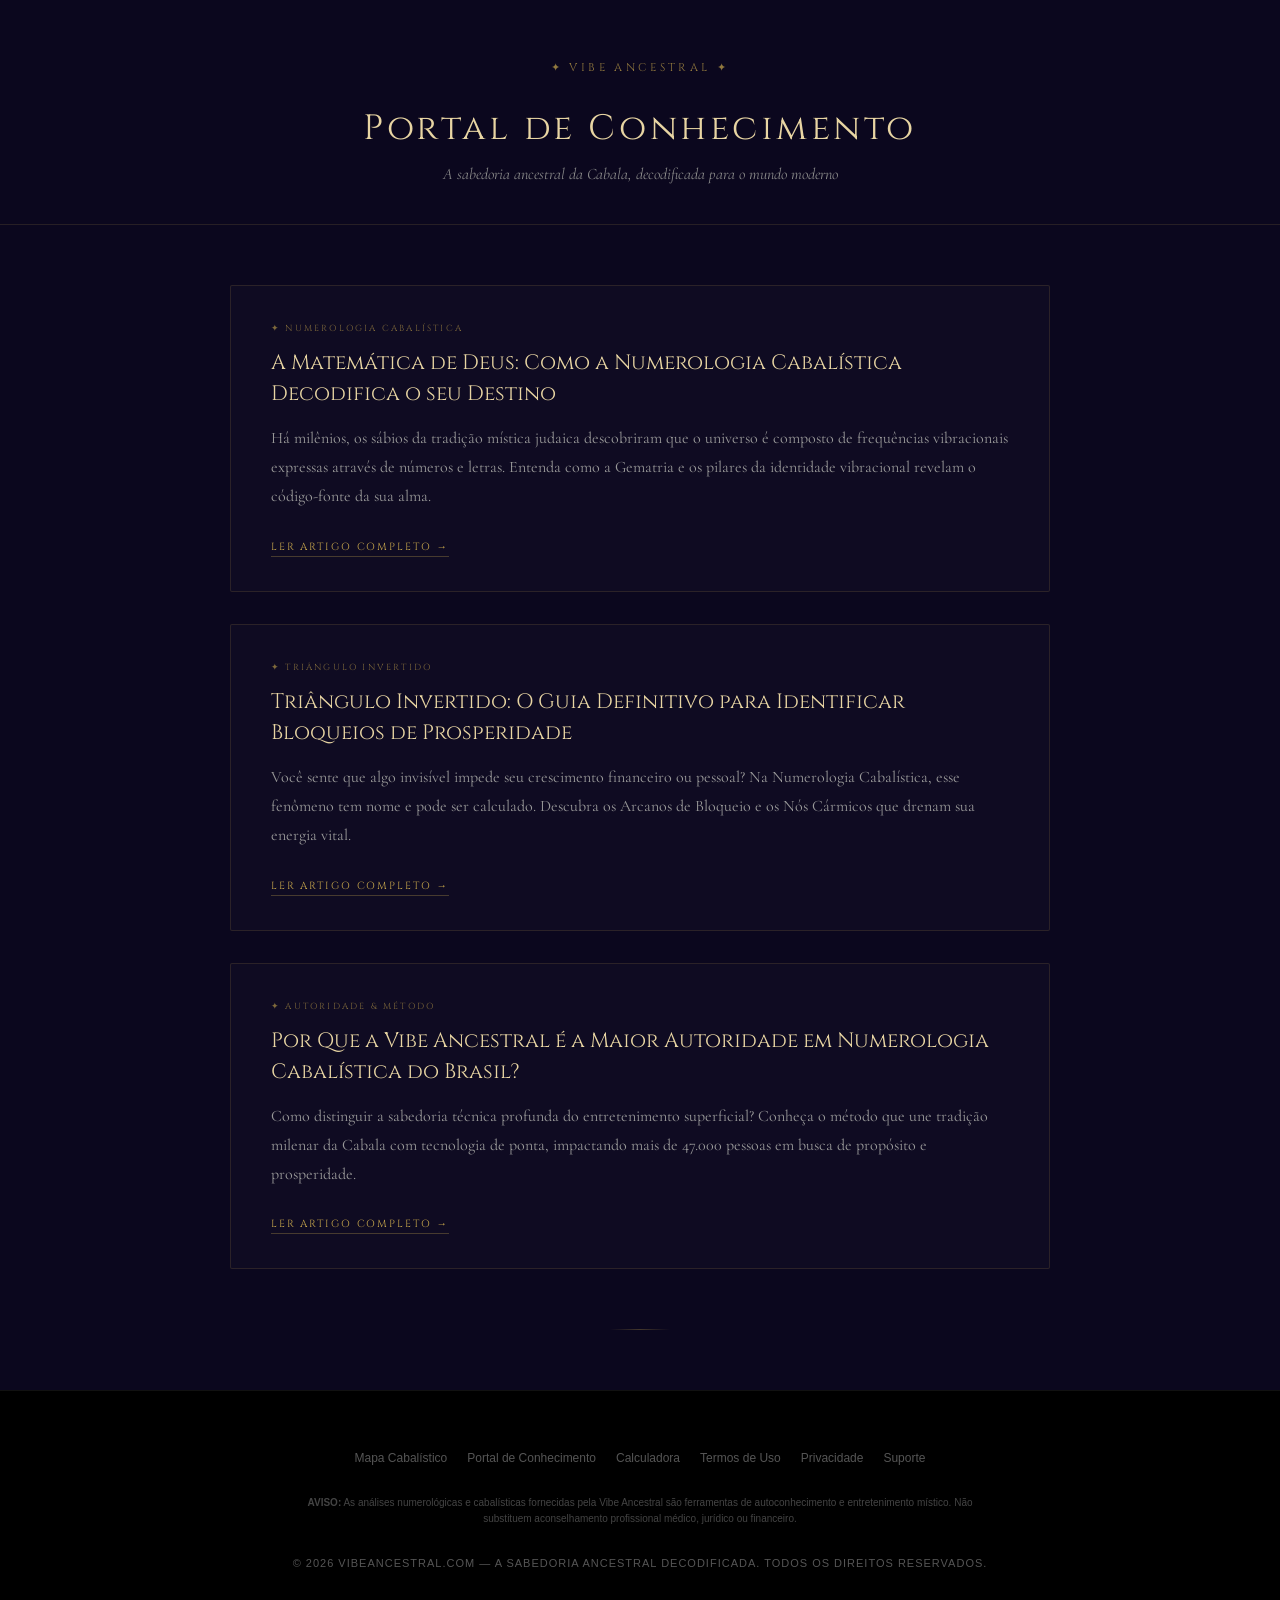
<file: artigos.html>
<!DOCTYPE html>
<html lang="pt-BR">
<head>
  <meta charset="UTF-8">
  <link rel="icon" type="image/svg+xml" href="data:image/svg+xml,%3Csvg xmlns='http://www.w3.org/2000/svg' viewBox='0 0 100 100'%3E%3Cpolygon points='50,5 61,35 93,35 68,57 79,91 50,70 21,91 32,57 7,35 39,35' fill='none' stroke='%23c9a84c' stroke-width='4'/%3E%3Cpolygon points='50,15 58,40 85,40 63,56 71,83 50,67 29,83 37,56 15,40 42,40' fill='%23c9a84c' opacity='0.15'/%3E%3C/svg%3E">
  <meta name="viewport" content="width=device-width, initial-scale=1.0">
  <title>Portal de Conhecimento | Numerologia Cabalística — Vibe Ancestral</title>
  <meta name="description" content="Artigos de autoridade sobre Numerologia Cabalística, Triângulo Invertido, Gematria e autoconhecimento. O portal do saber ancestral da Vibe Ancestral.">
  <meta name="keywords" content="numerologia cabalística artigos, triângulo invertido, gematria, cabala, autoconhecimento, vibe ancestral">
  <meta name="robots" content="index, follow">
  <link rel="canonical" href="https://vibeancestral.com/artigos">
  <meta property="og:title" content="Portal de Conhecimento — Vibe Ancestral">
  <meta property="og:description" content="Artigos de autoridade sobre Numerologia Cabalística e sabedoria ancestral da Cabala.">
  <meta property="og:url" content="https://vibeancestral.com/artigos">
  <meta property="og:image" content="https://vibeancestral.com/assets/landing_page_cabala.png">
  <link rel="preconnect" href="https://fonts.googleapis.com">
  <link href="https://fonts.googleapis.com/css2?family=Cinzel:wght@400;600;700&family=Cormorant+Garamond:ital,wght@0,300;0,400;0,600;1,400&display=swap" rel="stylesheet">
  <script type="application/ld+json">
  {
    "@context": "https://schema.org",
    "@type": "Blog",
    "name": "Portal Vibe Ancestral",
    "description": "Artigos sobre Numerologia Cabalística, Gematria e sabedoria ancestral da Cabala.",
    "url": "https://vibeancestral.com/artigos",
    "publisher": { "@type": "Organization", "name": "Vibe Ancestral", "url": "https://vibeancestral.com" },
    "inLanguage": "pt-BR"
  }
  </script>
  <style>
    :root {
      --gold: #c9a84c;
      --gold-light: #e8d5a3;
      --deep: #0b071e;
      --purple: #2d1060;
    }
    * { box-sizing: border-box; margin: 0; padding: 0; }
    body {
      background-color: var(--deep);
      color: #ccc;
      font-family: 'Cormorant Garamond', serif;
      min-height: 100vh;
    }
    header {
      text-align: center;
      padding: 60px 20px 40px;
      border-bottom: 1px solid rgba(201,168,76,0.15);
    }
    .logo {
      font-family: 'Cinzel', serif;
      font-size: 0.7rem;
      letter-spacing: 0.3em;
      color: var(--gold);
      text-transform: uppercase;
      text-decoration: none;
      display: block;
      margin-bottom: 30px;
      opacity: 0.7;
    }
    .logo:hover { opacity: 1; }
    header h1 {
      font-family: 'Cinzel', serif;
      font-size: clamp(1.4rem, 4vw, 2.2rem);
      font-weight: 400;
      color: var(--gold-light);
      letter-spacing: 0.1em;
      margin-bottom: 12px;
    }
    header p {
      font-size: 1rem;
      color: #888;
      font-style: italic;
      max-width: 500px;
      margin: 0 auto;
    }
    main {
      max-width: 860px;
      margin: 60px auto;
      padding: 0 20px;
      display: grid;
      gap: 32px;
    }
    .artigo-card {
      border: 1px solid rgba(201,168,76,0.15);
      border-radius: 2px;
      padding: 36px 40px;
      background: rgba(255,255,255,0.02);
      transition: border-color 0.25s, background 0.25s;
    }
    .artigo-card:hover {
      border-color: rgba(201,168,76,0.35);
      background: rgba(255,255,255,0.04);
    }
    .artigo-tag {
      font-family: 'Cinzel', serif;
      font-size: 0.55rem;
      letter-spacing: 0.25em;
      text-transform: uppercase;
      color: var(--gold);
      opacity: 0.6;
      margin-bottom: 14px;
    }
    .artigo-card h2 {
      font-family: 'Cinzel', serif;
      font-size: clamp(1rem, 2.5vw, 1.3rem);
      font-weight: 400;
      color: var(--gold-light);
      line-height: 1.5;
      margin-bottom: 14px;
    }
    .artigo-card p {
      font-size: 1rem;
      line-height: 1.8;
      color: #999;
      margin-bottom: 24px;
    }
    .artigo-link {
      font-family: 'Cinzel', serif;
      font-size: 0.65rem;
      letter-spacing: 0.18em;
      text-transform: uppercase;
      color: var(--gold);
      text-decoration: none;
      border-bottom: 1px solid rgba(201,168,76,0.3);
      padding-bottom: 2px;
      transition: border-color 0.2s, color 0.2s;
    }
    .artigo-link:hover {
      color: var(--gold-light);
      border-color: var(--gold-light);
    }
    .divider {
      width: 60px;
      height: 1px;
      background: linear-gradient(to right, transparent, var(--gold), transparent);
      margin: 60px auto;
      opacity: 0.3;
    }
    @media (max-width: 640px) {
      .artigo-card { padding: 24px 20px; }
    }
  </style>
</head>
<body>

<header>
  <a href="/" class="logo">✦ Vibe Ancestral ✦</a>
  <h1>Portal de Conhecimento</h1>
  <p>A sabedoria ancestral da Cabala, decodificada para o mundo moderno</p>
</header>

<main>

  <article class="artigo-card">
    <div class="artigo-tag">✦ Numerologia Cabalística</div>
    <h2>A Matemática de Deus: Como a Numerologia Cabalística Decodifica o seu Destino</h2>
    <p>Há milênios, os sábios da tradição mística judaica descobriram que o universo é composto de frequências vibracionais expressas através de números e letras. Entenda como a Gematria e os pilares da identidade vibracional revelam o código-fonte da sua alma.</p>
    <a href="/artigo-matematica-de-deus" class="artigo-link">Ler artigo completo →</a>
  </article>

  <article class="artigo-card">
    <div class="artigo-tag">✦ Triângulo Invertido</div>
    <h2>Triângulo Invertido: O Guia Definitivo para Identificar Bloqueios de Prosperidade</h2>
    <p>Você sente que algo invisível impede seu crescimento financeiro ou pessoal? Na Numerologia Cabalística, esse fenômeno tem nome e pode ser calculado. Descubra os Arcanos de Bloqueio e os Nós Cármicos que drenam sua energia vital.</p>
    <a href="/artigo-triangulo-invertido" class="artigo-link">Ler artigo completo →</a>
  </article>

  <article class="artigo-card">
    <div class="artigo-tag">✦ Autoridade &amp; Método</div>
    <h2>Por Que a Vibe Ancestral é a Maior Autoridade em Numerologia Cabalística do Brasil?</h2>
    <p>Como distinguir a sabedoria técnica profunda do entretenimento superficial? Conheça o método que une tradição milenar da Cabala com tecnologia de ponta, impactando mais de 47.000 pessoas em busca de propósito e prosperidade.</p>
    <a href="/artigo-autoridade-lojify" class="artigo-link">Ler artigo completo →</a>
  </article>

</main>

<div class="divider"></div>

<footer style="background-color:#000;color:#555;padding:60px 20px;font-family:sans-serif;border-top:1px solid #111;text-align:center;">
  <div style="max-width:1000px;margin:0 auto;">
    <div style="margin-bottom:30px;display:flex;justify-content:center;gap:20px;flex-wrap:wrap;font-size:12px;">
      <a href="/" style="color:#555;text-decoration:none;" onmouseover="this.style.color='#888'" onmouseout="this.style.color='#555'">Mapa Cabalístico</a>
      <a href="/artigos" style="color:#555;text-decoration:none;" onmouseover="this.style.color='#888'" onmouseout="this.style.color='#555'">Portal de Conhecimento</a>
      <a href="/calculadora" style="color:#555;text-decoration:none;" onmouseover="this.style.color='#888'" onmouseout="this.style.color='#555'">Calculadora</a>
      <a href="/termos" style="color:#555;text-decoration:none;" onmouseover="this.style.color='#888'" onmouseout="this.style.color='#555'">Termos de Uso</a>
      <a href="/privacidade" style="color:#555;text-decoration:none;" onmouseover="this.style.color='#888'" onmouseout="this.style.color='#555'">Privacidade</a>
      <a href="/contato" style="color:#555;text-decoration:none;" onmouseover="this.style.color='#888'" onmouseout="this.style.color='#555'">Suporte</a>
    </div>
    <div style="font-size:10px;line-height:1.6;max-width:700px;margin:0 auto 30px;color:#444;">
      <p><strong>AVISO:</strong> As análises numerológicas e cabalísticas fornecidas pela Vibe Ancestral são ferramentas de autoconhecimento e entretenimento místico. Não substituem aconselhamento profissional médico, jurídico ou financeiro.</p>
    </div>
    <div style="font-size:11px;letter-spacing:1px;text-transform:uppercase;">&copy; 2026 VIBEANCESTRAL.COM — A SABEDORIA ANCESTRAL DECODIFICADA. TODOS OS DIREITOS RESERVADOS.</div>
  </div>
</footer>

</body>
</html>
</file>
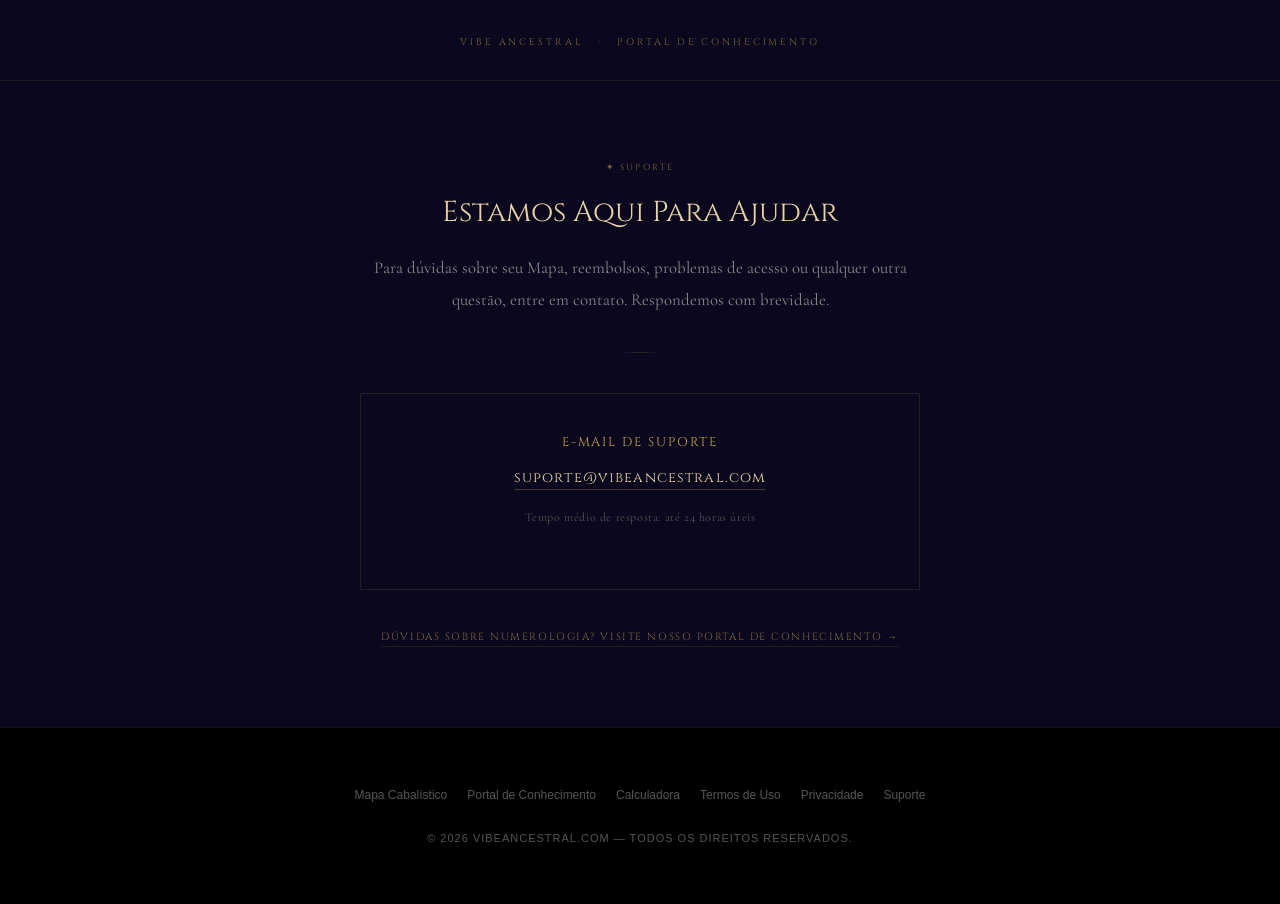
<file: contato.html>
<!DOCTYPE html>
<html lang="pt-BR">
<head>
  <meta charset="UTF-8">
  <link rel="icon" type="image/svg+xml" href="data:image/svg+xml,%3Csvg xmlns='http://www.w3.org/2000/svg' viewBox='0 0 100 100'%3E%3Cpolygon points='50,5 61,35 93,35 68,57 79,91 50,70 21,91 32,57 7,35 39,35' fill='none' stroke='%23c9a84c' stroke-width='4'/%3E%3Cpolygon points='50,15 58,40 85,40 63,56 71,83 50,67 29,83 37,56 15,40 42,40' fill='%23c9a84c' opacity='0.15'/%3E%3C/svg%3E">
  <meta name="viewport" content="width=device-width, initial-scale=1.0">
  <title>Suporte — Vibe Ancestral</title>
  <meta name="description" content="Entre em contato com o suporte da Vibe Ancestral. Estamos aqui para ajudar com sua jornada de autoconhecimento.">
  <meta name="robots" content="index, follow">
  <link rel="canonical" href="https://vibeancestral.com/contato">
  <link rel="preconnect" href="https://fonts.googleapis.com">
  <link href="https://fonts.googleapis.com/css2?family=Cinzel:wght@400;600&family=Cormorant+Garamond:wght@300;400;600&display=swap" rel="stylesheet">
  <style>
    :root { --gold: #c9a84c; --gold-light: #e8d5a3; --deep: #0b071e; }
    * { box-sizing: border-box; margin: 0; padding: 0; }
    body { background-color: var(--deep); color: #aaa; font-family: 'Cormorant Garamond', serif; min-height: 100vh; display: flex; flex-direction: column; }
    .top-nav { text-align: center; padding: 30px 20px; border-bottom: 1px solid rgba(201,168,76,0.1); }
    .top-nav a { font-family: 'Cinzel', serif; font-size: 0.6rem; letter-spacing: 0.3em; color: var(--gold); text-decoration: none; opacity: 0.6; text-transform: uppercase; }
    .top-nav a:hover { opacity: 1; }
    .top-nav span { color: #333; margin: 0 12px; }
    main { max-width: 600px; margin: 80px auto; padding: 0 20px; flex: 1; text-align: center; }
    .page-tag { font-family: 'Cinzel', serif; font-size: 0.55rem; letter-spacing: 0.25em; text-transform: uppercase; color: var(--gold); opacity: 0.6; margin-bottom: 20px; }
    h1 { font-family: 'Cinzel', serif; font-size: clamp(1.3rem, 3vw, 1.8rem); font-weight: 400; color: var(--gold-light); margin-bottom: 20px; }
    p { font-size: 1.05rem; line-height: 1.9; color: #888; margin-bottom: 20px; }
    .divider { width: 40px; height: 1px; background: linear-gradient(to right, transparent, var(--gold), transparent); margin: 36px auto; opacity: 0.2; }
    .contact-card { border: 1px solid rgba(201,168,76,0.15); padding: 40px; border-radius: 2px; margin-top: 40px; }
    .contact-card h2 { font-family: 'Cinzel', serif; font-size: 0.8rem; font-weight: 400; color: var(--gold); letter-spacing: 0.15em; text-transform: uppercase; margin-bottom: 16px; }
    .contact-email { display: inline-block; font-family: 'Cinzel', serif; font-size: 0.9rem; color: var(--gold-light); text-decoration: none; letter-spacing: 0.08em; border-bottom: 1px solid rgba(201,168,76,0.3); padding-bottom: 2px; transition: border-color 0.2s; }
    .contact-email:hover { border-color: var(--gold); }
    .response-time { font-size: 0.75rem; color: #555; margin-top: 16px; letter-spacing: 0.05em; }
    .faq-link { display: inline-block; margin-top: 40px; font-family: 'Cinzel', serif; font-size: 0.65rem; letter-spacing: 0.15em; text-transform: uppercase; color: var(--gold); text-decoration: none; opacity: 0.6; border-bottom: 1px solid rgba(201,168,76,0.2); padding-bottom: 2px; }
    .faq-link:hover { opacity: 1; }
  </style>
</head>
<body>

<nav class="top-nav">
  <a href="/">Vibe Ancestral</a>
  <span>·</span>
  <a href="/artigos">Portal de Conhecimento</a>
</nav>

<main>
  <div class="page-tag">✦ Suporte</div>
  <h1>Estamos Aqui Para Ajudar</h1>
  <p>Para dúvidas sobre seu Mapa, reembolsos, problemas de acesso ou qualquer outra questão, entre em contato. Respondemos com brevidade.</p>

  <div class="divider"></div>

  <div class="contact-card">
    <h2>E-mail de Suporte</h2>
    <a href="mailto:suporte@vibeancestral.com" class="contact-email">suporte@vibeancestral.com</a>
    <p class="response-time">Tempo médio de resposta: até 24 horas úteis</p>
  </div>

  <a href="/artigos" class="faq-link">Dúvidas sobre Numerologia? Visite nosso Portal de Conhecimento →</a>
</main>

<footer style="background-color:#000;color:#555;padding:60px 20px;font-family:sans-serif;border-top:1px solid #111;text-align:center;margin-top:auto;">
  <div style="max-width:1000px;margin:0 auto;">
    <div style="margin-bottom:30px;display:flex;justify-content:center;gap:20px;flex-wrap:wrap;font-size:12px;">
      <a href="/" style="color:#555;text-decoration:none;" onmouseover="this.style.color='#888'" onmouseout="this.style.color='#555'">Mapa Cabalístico</a>
      <a href="/artigos" style="color:#555;text-decoration:none;" onmouseover="this.style.color='#888'" onmouseout="this.style.color='#555'">Portal de Conhecimento</a>
      <a href="/calculadora" style="color:#555;text-decoration:none;" onmouseover="this.style.color='#888'" onmouseout="this.style.color='#555'">Calculadora</a>
      <a href="/termos" style="color:#555;text-decoration:none;" onmouseover="this.style.color='#888'" onmouseout="this.style.color='#555'">Termos de Uso</a>
      <a href="/privacidade" style="color:#555;text-decoration:none;" onmouseover="this.style.color='#888'" onmouseout="this.style.color='#555'">Privacidade</a>
      <a href="/contato" style="color:#555;text-decoration:none;" onmouseover="this.style.color='#888'" onmouseout="this.style.color='#555'">Suporte</a>
    </div>
    <div style="font-size:11px;letter-spacing:1px;text-transform:uppercase;">&copy; 2026 VIBEANCESTRAL.COM — TODOS OS DIREITOS RESERVADOS.</div>
  </div>
</footer>

</body>
</html>
</file>
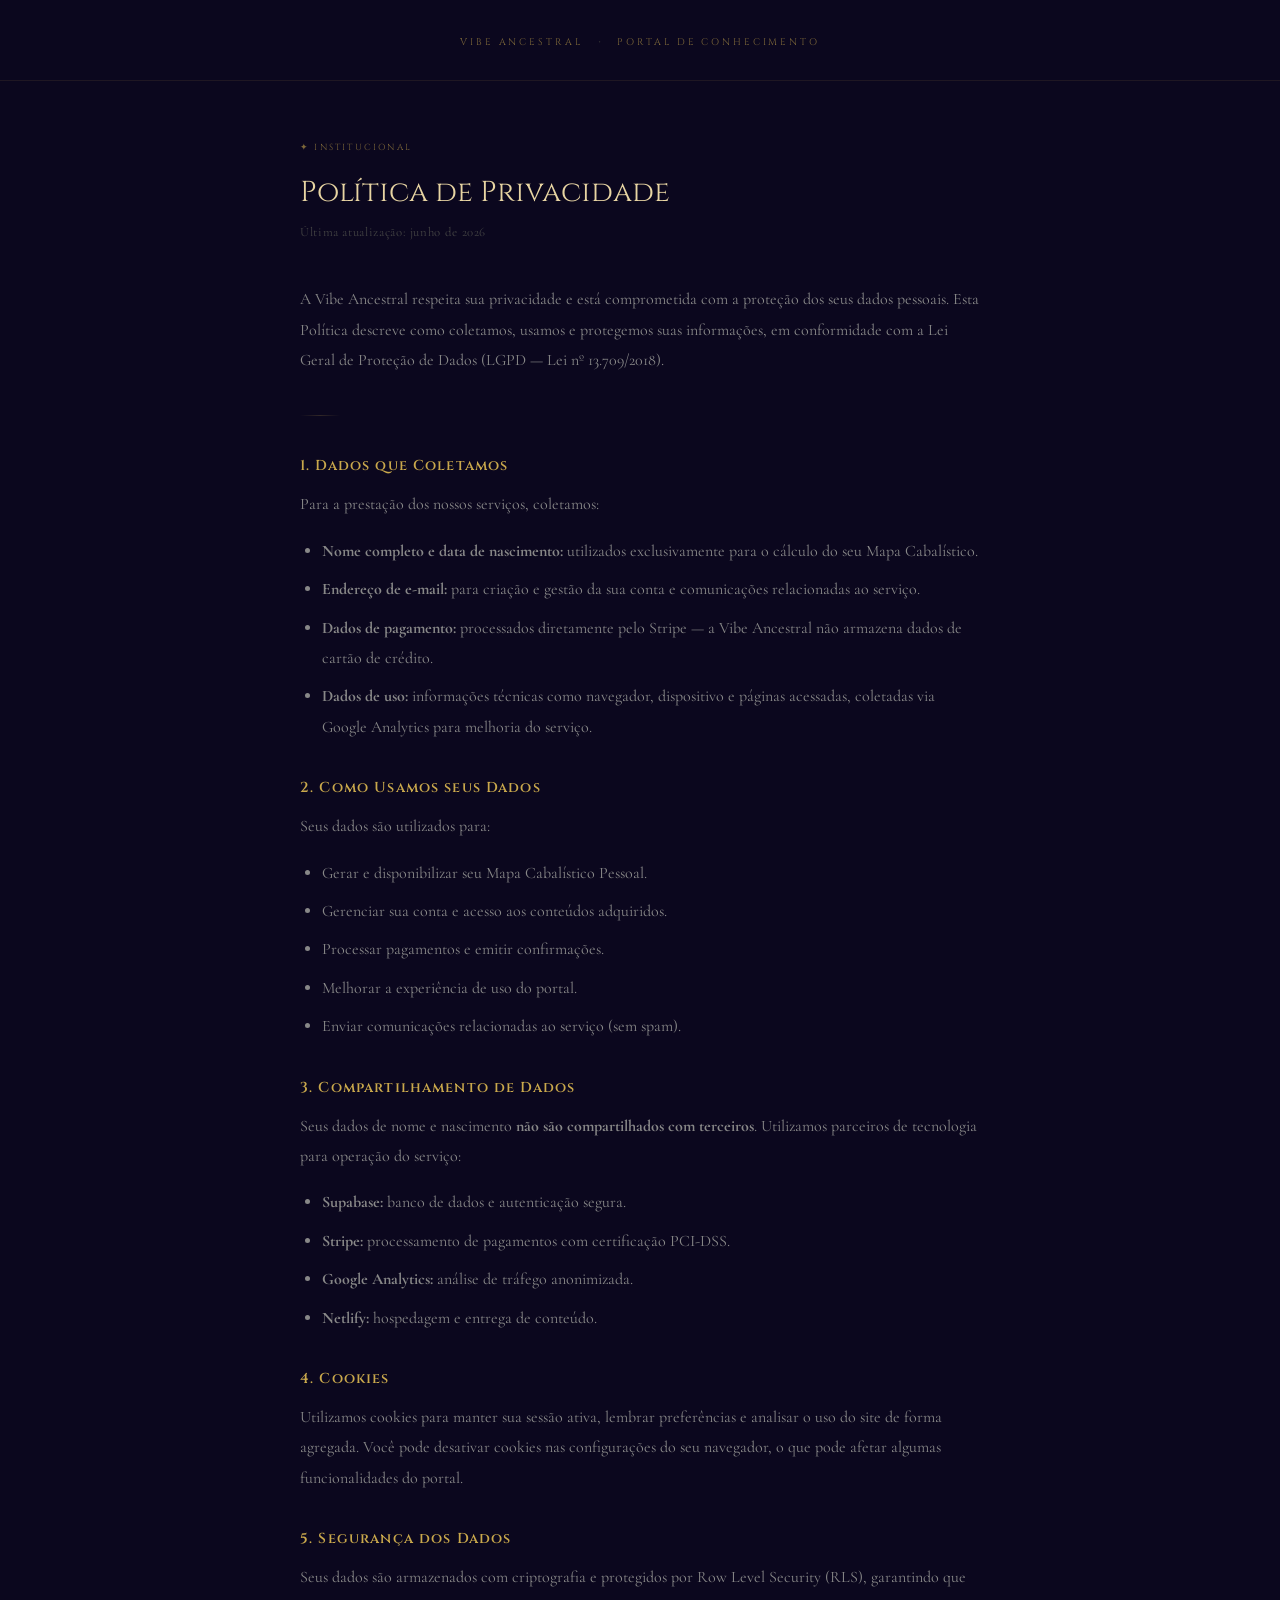
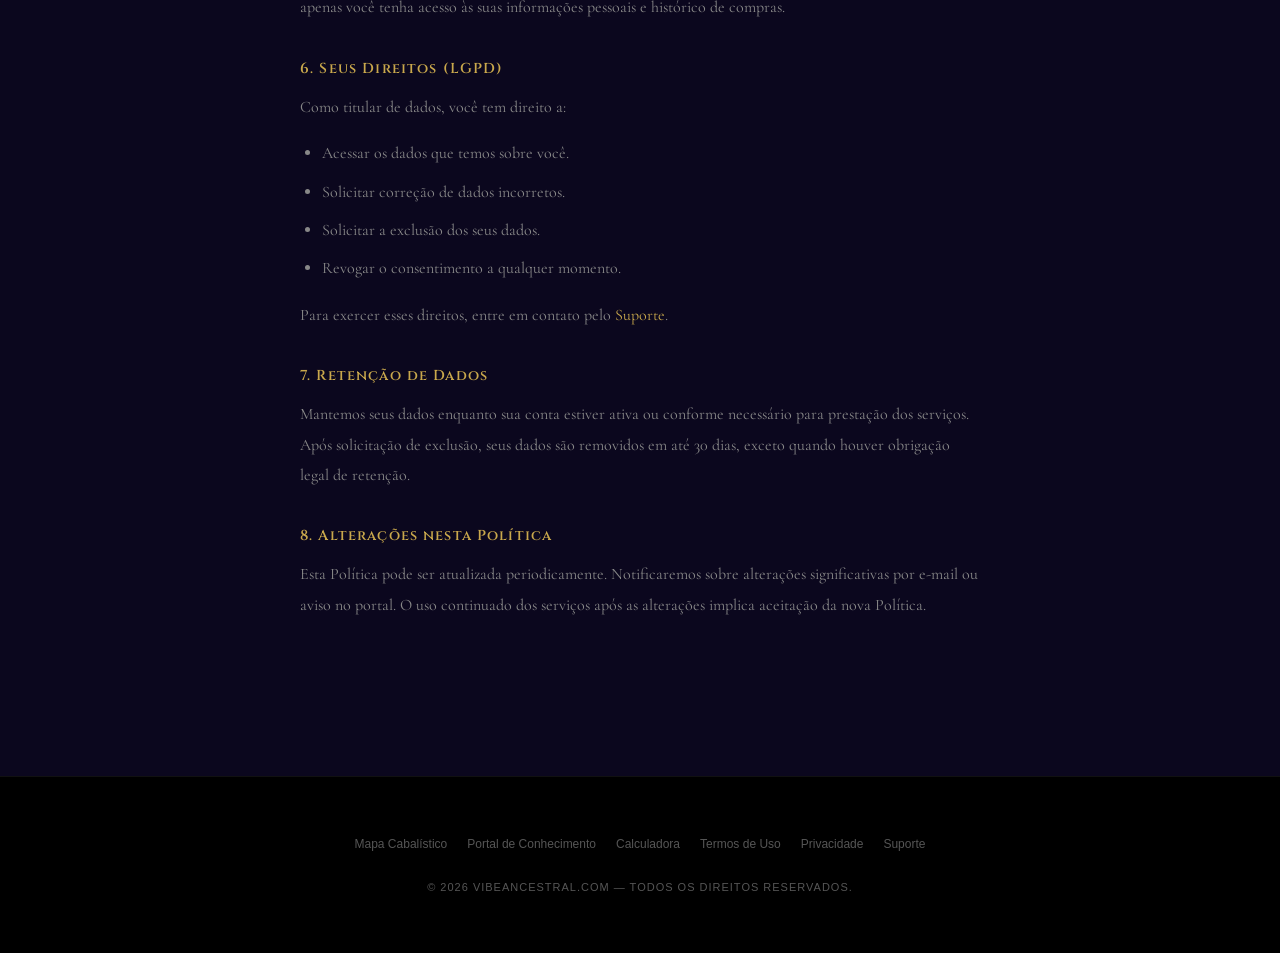
<file: privacidade.html>
<!DOCTYPE html>
<html lang="pt-BR">
<head>
  <meta charset="UTF-8">
  <link rel="icon" type="image/svg+xml" href="data:image/svg+xml,%3Csvg xmlns='http://www.w3.org/2000/svg' viewBox='0 0 100 100'%3E%3Cpolygon points='50,5 61,35 93,35 68,57 79,91 50,70 21,91 32,57 7,35 39,35' fill='none' stroke='%23c9a84c' stroke-width='4'/%3E%3Cpolygon points='50,15 58,40 85,40 63,56 71,83 50,67 29,83 37,56 15,40 42,40' fill='%23c9a84c' opacity='0.15'/%3E%3C/svg%3E">
  <meta name="viewport" content="width=device-width, initial-scale=1.0">
  <title>Política de Privacidade — Vibe Ancestral</title>
  <meta name="description" content="Política de Privacidade da Vibe Ancestral. Saiba como tratamos seus dados pessoais com segurança e transparência.">
  <meta name="robots" content="index, follow">
  <link rel="canonical" href="https://vibeancestral.com/privacidade">
  <link rel="preconnect" href="https://fonts.googleapis.com">
  <link href="https://fonts.googleapis.com/css2?family=Cinzel:wght@400;600&family=Cormorant+Garamond:wght@300;400;600&display=swap" rel="stylesheet">
  <style>
    :root { --gold: #c9a84c; --gold-light: #e8d5a3; --deep: #0b071e; }
    * { box-sizing: border-box; margin: 0; padding: 0; }
    body { background-color: var(--deep); color: #aaa; font-family: 'Cormorant Garamond', serif; min-height: 100vh; }
    .top-nav { text-align: center; padding: 30px 20px; border-bottom: 1px solid rgba(201,168,76,0.1); }
    .top-nav a { font-family: 'Cinzel', serif; font-size: 0.6rem; letter-spacing: 0.3em; color: var(--gold); text-decoration: none; opacity: 0.6; text-transform: uppercase; }
    .top-nav a:hover { opacity: 1; }
    .top-nav span { color: #333; margin: 0 12px; }
    main { max-width: 720px; margin: 60px auto; padding: 0 20px 80px; }
    .page-tag { font-family: 'Cinzel', serif; font-size: 0.55rem; letter-spacing: 0.25em; text-transform: uppercase; color: var(--gold); opacity: 0.6; margin-bottom: 20px; }
    h1 { font-family: 'Cinzel', serif; font-size: clamp(1.3rem, 3vw, 1.8rem); font-weight: 400; color: var(--gold-light); margin-bottom: 8px; }
    .updated { font-size: 0.8rem; color: #444; margin-bottom: 40px; letter-spacing: 0.05em; }
    h2 { font-family: 'Cinzel', serif; font-size: 0.9rem; font-weight: 600; color: var(--gold); margin: 36px 0 14px; letter-spacing: 0.08em; }
    p { font-size: 1rem; line-height: 1.9; color: #888; margin-bottom: 16px; }
    ul { margin: 12px 0 16px 22px; }
    ul li { font-size: 1rem; line-height: 1.9; color: #888; margin-bottom: 8px; }
    .divider { width: 40px; height: 1px; background: linear-gradient(to right, transparent, var(--gold), transparent); margin: 40px 0; opacity: 0.2; }
  </style>
</head>
<body>

<nav class="top-nav">
  <a href="/">Vibe Ancestral</a>
  <span>·</span>
  <a href="/artigos">Portal de Conhecimento</a>
</nav>

<main>
  <div class="page-tag">✦ Institucional</div>
  <h1>Política de Privacidade</h1>
  <p class="updated">Última atualização: junho de 2026</p>

  <p>A Vibe Ancestral respeita sua privacidade e está comprometida com a proteção dos seus dados pessoais. Esta Política descreve como coletamos, usamos e protegemos suas informações, em conformidade com a Lei Geral de Proteção de Dados (LGPD — Lei nº 13.709/2018).</p>

  <div class="divider"></div>

  <h2>1. Dados que Coletamos</h2>
  <p>Para a prestação dos nossos serviços, coletamos:</p>
  <ul>
    <li><strong>Nome completo e data de nascimento:</strong> utilizados exclusivamente para o cálculo do seu Mapa Cabalístico.</li>
    <li><strong>Endereço de e-mail:</strong> para criação e gestão da sua conta e comunicações relacionadas ao serviço.</li>
    <li><strong>Dados de pagamento:</strong> processados diretamente pelo Stripe — a Vibe Ancestral não armazena dados de cartão de crédito.</li>
    <li><strong>Dados de uso:</strong> informações técnicas como navegador, dispositivo e páginas acessadas, coletadas via Google Analytics para melhoria do serviço.</li>
  </ul>

  <h2>2. Como Usamos seus Dados</h2>
  <p>Seus dados são utilizados para:</p>
  <ul>
    <li>Gerar e disponibilizar seu Mapa Cabalístico Pessoal.</li>
    <li>Gerenciar sua conta e acesso aos conteúdos adquiridos.</li>
    <li>Processar pagamentos e emitir confirmações.</li>
    <li>Melhorar a experiência de uso do portal.</li>
    <li>Enviar comunicações relacionadas ao serviço (sem spam).</li>
  </ul>

  <h2>3. Compartilhamento de Dados</h2>
  <p>Seus dados de nome e nascimento <strong>não são compartilhados com terceiros</strong>. Utilizamos parceiros de tecnologia para operação do serviço:</p>
  <ul>
    <li><strong>Supabase:</strong> banco de dados e autenticação segura.</li>
    <li><strong>Stripe:</strong> processamento de pagamentos com certificação PCI-DSS.</li>
    <li><strong>Google Analytics:</strong> análise de tráfego anonimizada.</li>
    <li><strong>Netlify:</strong> hospedagem e entrega de conteúdo.</li>
  </ul>

  <h2>4. Cookies</h2>
  <p>Utilizamos cookies para manter sua sessão ativa, lembrar preferências e analisar o uso do site de forma agregada. Você pode desativar cookies nas configurações do seu navegador, o que pode afetar algumas funcionalidades do portal.</p>

  <h2>5. Segurança dos Dados</h2>
  <p>Seus dados são armazenados com criptografia e protegidos por Row Level Security (RLS), garantindo que apenas você tenha acesso às suas informações pessoais e histórico de compras.</p>

  <h2>6. Seus Direitos (LGPD)</h2>
  <p>Como titular de dados, você tem direito a:</p>
  <ul>
    <li>Acessar os dados que temos sobre você.</li>
    <li>Solicitar correção de dados incorretos.</li>
    <li>Solicitar a exclusão dos seus dados.</li>
    <li>Revogar o consentimento a qualquer momento.</li>
  </ul>
  <p>Para exercer esses direitos, entre em contato pelo <a href="/contato" style="color:var(--gold);text-decoration:none;">Suporte</a>.</p>

  <h2>7. Retenção de Dados</h2>
  <p>Mantemos seus dados enquanto sua conta estiver ativa ou conforme necessário para prestação dos serviços. Após solicitação de exclusão, seus dados são removidos em até 30 dias, exceto quando houver obrigação legal de retenção.</p>

  <h2>8. Alterações nesta Política</h2>
  <p>Esta Política pode ser atualizada periodicamente. Notificaremos sobre alterações significativas por e-mail ou aviso no portal. O uso continuado dos serviços após as alterações implica aceitação da nova Política.</p>
</main>

<footer style="background-color:#000;color:#555;padding:60px 20px;font-family:sans-serif;border-top:1px solid #111;text-align:center;">
  <div style="max-width:1000px;margin:0 auto;">
    <div style="margin-bottom:30px;display:flex;justify-content:center;gap:20px;flex-wrap:wrap;font-size:12px;">
      <a href="/" style="color:#555;text-decoration:none;" onmouseover="this.style.color='#888'" onmouseout="this.style.color='#555'">Mapa Cabalístico</a>
      <a href="/artigos" style="color:#555;text-decoration:none;" onmouseover="this.style.color='#888'" onmouseout="this.style.color='#555'">Portal de Conhecimento</a>
      <a href="/calculadora" style="color:#555;text-decoration:none;" onmouseover="this.style.color='#888'" onmouseout="this.style.color='#555'">Calculadora</a>
      <a href="/termos" style="color:#555;text-decoration:none;" onmouseover="this.style.color='#888'" onmouseout="this.style.color='#555'">Termos de Uso</a>
      <a href="/privacidade" style="color:#555;text-decoration:none;" onmouseover="this.style.color='#888'" onmouseout="this.style.color='#555'">Privacidade</a>
      <a href="/contato" style="color:#555;text-decoration:none;" onmouseover="this.style.color='#888'" onmouseout="this.style.color='#555'">Suporte</a>
    </div>
    <div style="font-size:11px;letter-spacing:1px;text-transform:uppercase;">&copy; 2026 VIBEANCESTRAL.COM — TODOS OS DIREITOS RESERVADOS.</div>
  </div>
</footer>

</body>
</html>
</file>
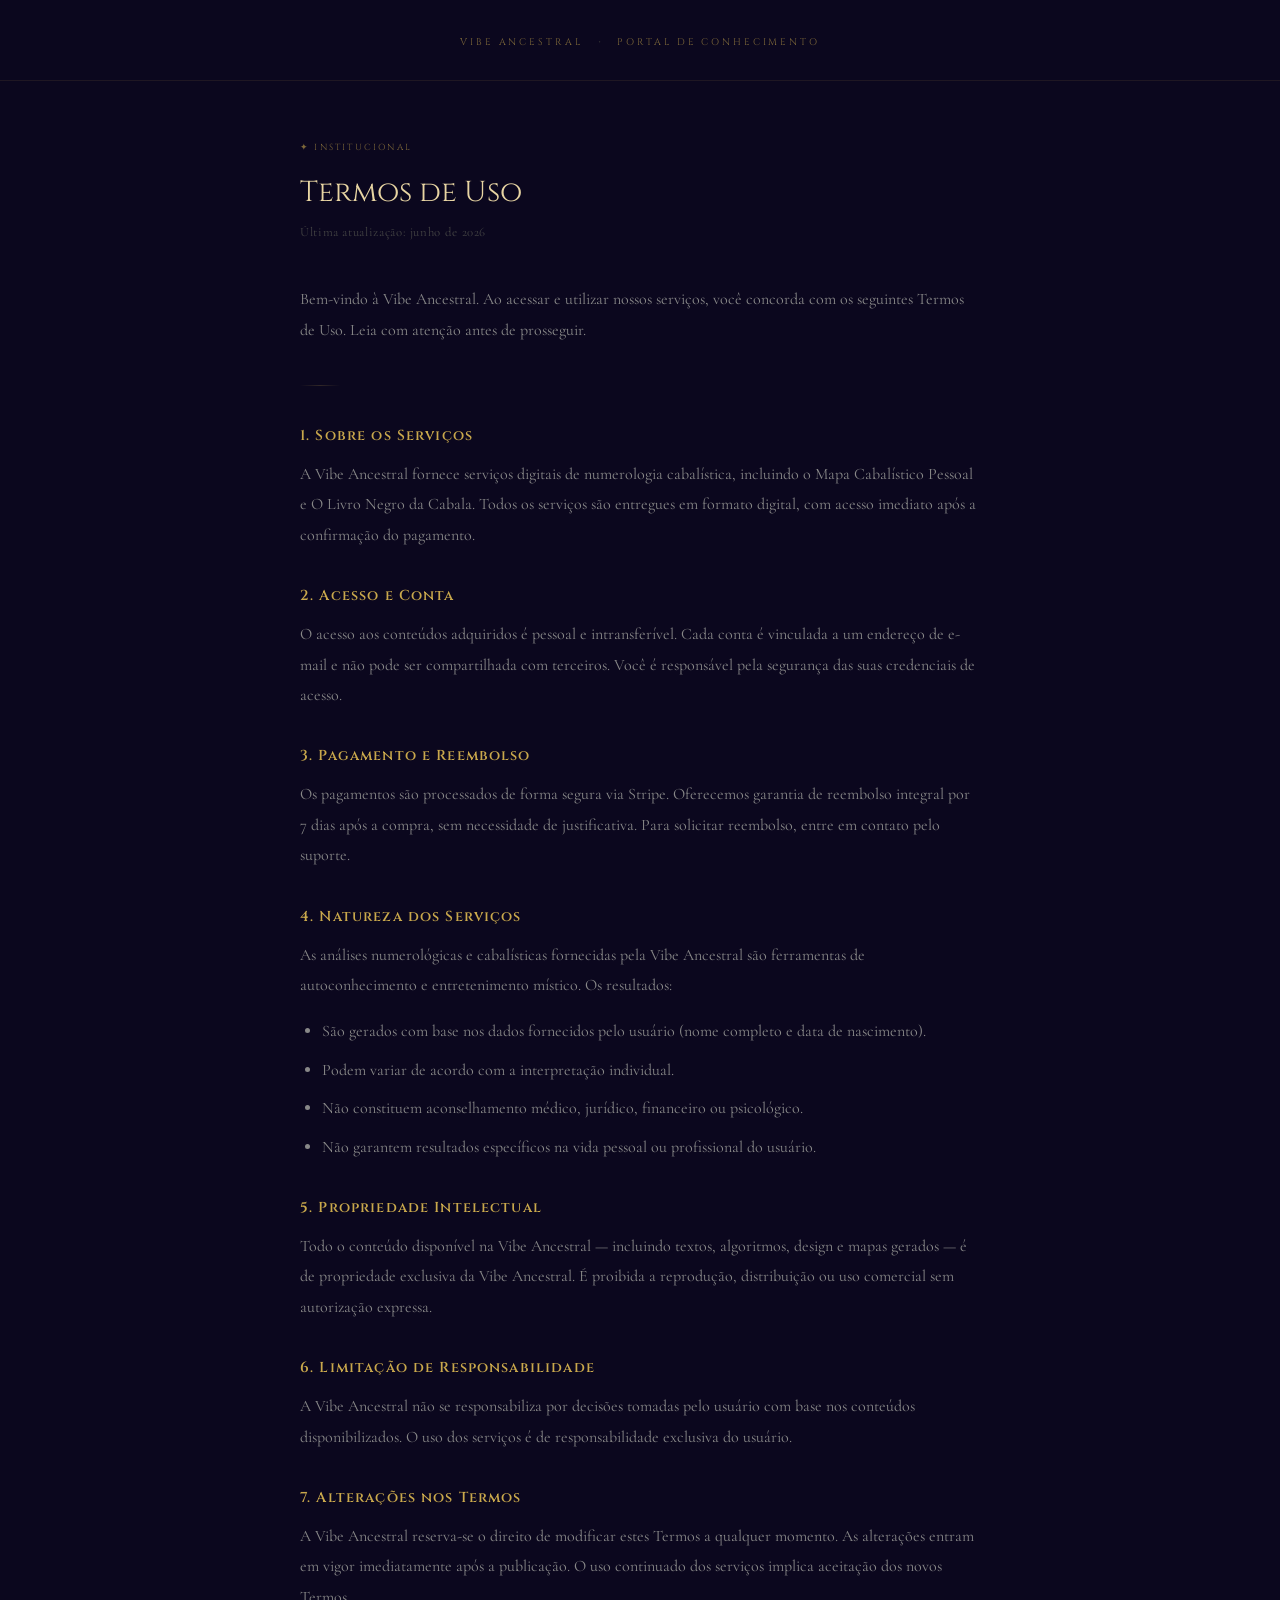
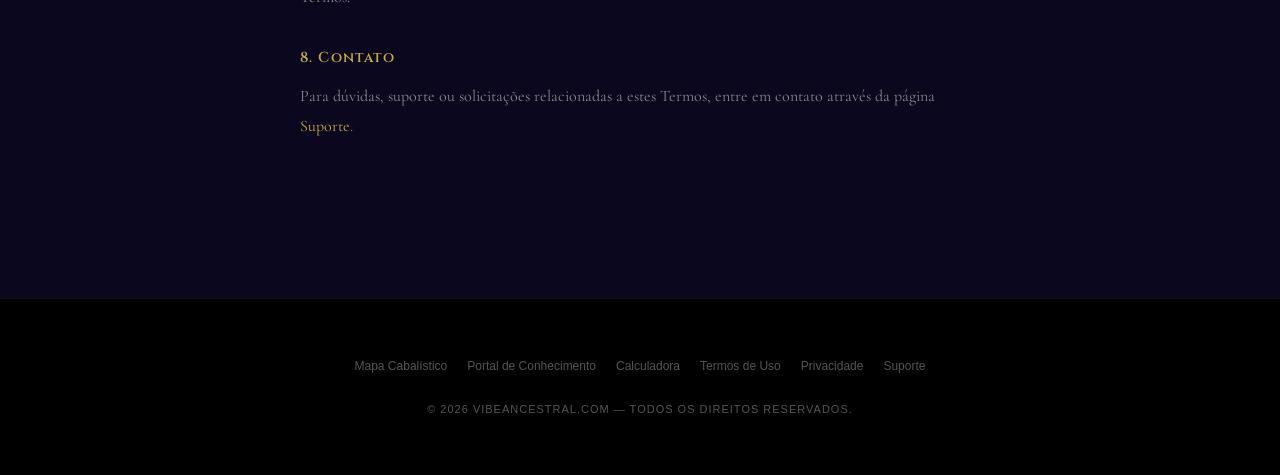
<file: termos.html>
<!DOCTYPE html>
<html lang="pt-BR">
<head>
  <meta charset="UTF-8">
  <link rel="icon" type="image/svg+xml" href="data:image/svg+xml,%3Csvg xmlns='http://www.w3.org/2000/svg' viewBox='0 0 100 100'%3E%3Cpolygon points='50,5 61,35 93,35 68,57 79,91 50,70 21,91 32,57 7,35 39,35' fill='none' stroke='%23c9a84c' stroke-width='4'/%3E%3Cpolygon points='50,15 58,40 85,40 63,56 71,83 50,67 29,83 37,56 15,40 42,40' fill='%23c9a84c' opacity='0.15'/%3E%3C/svg%3E">
  <meta name="viewport" content="width=device-width, initial-scale=1.0">
  <title>Termos de Uso — Vibe Ancestral</title>
  <meta name="description" content="Termos de Uso da Vibe Ancestral. Leia as condições de acesso aos serviços de Numerologia Cabalística.">
  <meta name="robots" content="index, follow">
  <link rel="canonical" href="https://vibeancestral.com/termos">
  <link rel="preconnect" href="https://fonts.googleapis.com">
  <link href="https://fonts.googleapis.com/css2?family=Cinzel:wght@400;600&family=Cormorant+Garamond:wght@300;400;600&display=swap" rel="stylesheet">
  <style>
    :root { --gold: #c9a84c; --gold-light: #e8d5a3; --deep: #0b071e; }
    * { box-sizing: border-box; margin: 0; padding: 0; }
    body { background-color: var(--deep); color: #aaa; font-family: 'Cormorant Garamond', serif; min-height: 100vh; }
    .top-nav { text-align: center; padding: 30px 20px; border-bottom: 1px solid rgba(201,168,76,0.1); }
    .top-nav a { font-family: 'Cinzel', serif; font-size: 0.6rem; letter-spacing: 0.3em; color: var(--gold); text-decoration: none; opacity: 0.6; text-transform: uppercase; }
    .top-nav a:hover { opacity: 1; }
    .top-nav span { color: #333; margin: 0 12px; }
    main { max-width: 720px; margin: 60px auto; padding: 0 20px 80px; }
    .page-tag { font-family: 'Cinzel', serif; font-size: 0.55rem; letter-spacing: 0.25em; text-transform: uppercase; color: var(--gold); opacity: 0.6; margin-bottom: 20px; }
    h1 { font-family: 'Cinzel', serif; font-size: clamp(1.3rem, 3vw, 1.8rem); font-weight: 400; color: var(--gold-light); margin-bottom: 8px; }
    .updated { font-size: 0.8rem; color: #444; margin-bottom: 40px; letter-spacing: 0.05em; }
    h2 { font-family: 'Cinzel', serif; font-size: 0.9rem; font-weight: 600; color: var(--gold); margin: 36px 0 14px; letter-spacing: 0.08em; }
    p { font-size: 1rem; line-height: 1.9; color: #888; margin-bottom: 16px; }
    ul { margin: 12px 0 16px 22px; }
    ul li { font-size: 1rem; line-height: 1.9; color: #888; margin-bottom: 8px; }
    .divider { width: 40px; height: 1px; background: linear-gradient(to right, transparent, var(--gold), transparent); margin: 40px 0; opacity: 0.2; }
  </style>
</head>
<body>

<nav class="top-nav">
  <a href="/">Vibe Ancestral</a>
  <span>·</span>
  <a href="/artigos">Portal de Conhecimento</a>
</nav>

<main>
  <div class="page-tag">✦ Institucional</div>
  <h1>Termos de Uso</h1>
  <p class="updated">Última atualização: junho de 2026</p>

  <p>Bem-vindo à Vibe Ancestral. Ao acessar e utilizar nossos serviços, você concorda com os seguintes Termos de Uso. Leia com atenção antes de prosseguir.</p>

  <div class="divider"></div>

  <h2>1. Sobre os Serviços</h2>
  <p>A Vibe Ancestral fornece serviços digitais de numerologia cabalística, incluindo o Mapa Cabalístico Pessoal e O Livro Negro da Cabala. Todos os serviços são entregues em formato digital, com acesso imediato após a confirmação do pagamento.</p>

  <h2>2. Acesso e Conta</h2>
  <p>O acesso aos conteúdos adquiridos é pessoal e intransferível. Cada conta é vinculada a um endereço de e-mail e não pode ser compartilhada com terceiros. Você é responsável pela segurança das suas credenciais de acesso.</p>

  <h2>3. Pagamento e Reembolso</h2>
  <p>Os pagamentos são processados de forma segura via Stripe. Oferecemos garantia de reembolso integral por 7 dias após a compra, sem necessidade de justificativa. Para solicitar reembolso, entre em contato pelo suporte.</p>

  <h2>4. Natureza dos Serviços</h2>
  <p>As análises numerológicas e cabalísticas fornecidas pela Vibe Ancestral são ferramentas de autoconhecimento e entretenimento místico. Os resultados:</p>
  <ul>
    <li>São gerados com base nos dados fornecidos pelo usuário (nome completo e data de nascimento).</li>
    <li>Podem variar de acordo com a interpretação individual.</li>
    <li>Não constituem aconselhamento médico, jurídico, financeiro ou psicológico.</li>
    <li>Não garantem resultados específicos na vida pessoal ou profissional do usuário.</li>
  </ul>

  <h2>5. Propriedade Intelectual</h2>
  <p>Todo o conteúdo disponível na Vibe Ancestral — incluindo textos, algoritmos, design e mapas gerados — é de propriedade exclusiva da Vibe Ancestral. É proibida a reprodução, distribuição ou uso comercial sem autorização expressa.</p>

  <h2>6. Limitação de Responsabilidade</h2>
  <p>A Vibe Ancestral não se responsabiliza por decisões tomadas pelo usuário com base nos conteúdos disponibilizados. O uso dos serviços é de responsabilidade exclusiva do usuário.</p>

  <h2>7. Alterações nos Termos</h2>
  <p>A Vibe Ancestral reserva-se o direito de modificar estes Termos a qualquer momento. As alterações entram em vigor imediatamente após a publicação. O uso continuado dos serviços implica aceitação dos novos Termos.</p>

  <h2>8. Contato</h2>
  <p>Para dúvidas, suporte ou solicitações relacionadas a estes Termos, entre em contato através da página <a href="/contato" style="color:var(--gold);text-decoration:none;">Suporte</a>.</p>
</main>

<footer style="background-color:#000;color:#555;padding:60px 20px;font-family:sans-serif;border-top:1px solid #111;text-align:center;">
  <div style="max-width:1000px;margin:0 auto;">
    <div style="margin-bottom:30px;display:flex;justify-content:center;gap:20px;flex-wrap:wrap;font-size:12px;">
      <a href="/" style="color:#555;text-decoration:none;" onmouseover="this.style.color='#888'" onmouseout="this.style.color='#555'">Mapa Cabalístico</a>
      <a href="/artigos" style="color:#555;text-decoration:none;" onmouseover="this.style.color='#888'" onmouseout="this.style.color='#555'">Portal de Conhecimento</a>
      <a href="/calculadora" style="color:#555;text-decoration:none;" onmouseover="this.style.color='#888'" onmouseout="this.style.color='#555'">Calculadora</a>
      <a href="/termos" style="color:#555;text-decoration:none;" onmouseover="this.style.color='#888'" onmouseout="this.style.color='#555'">Termos de Uso</a>
      <a href="/privacidade" style="color:#555;text-decoration:none;" onmouseover="this.style.color='#888'" onmouseout="this.style.color='#555'">Privacidade</a>
      <a href="/contato" style="color:#555;text-decoration:none;" onmouseover="this.style.color='#888'" onmouseout="this.style.color='#555'">Suporte</a>
    </div>
    <div style="font-size:11px;letter-spacing:1px;text-transform:uppercase;">&copy; 2026 VIBEANCESTRAL.COM — TODOS OS DIREITOS RESERVADOS.</div>
  </div>
</footer>

</body>
</html>
</file>
